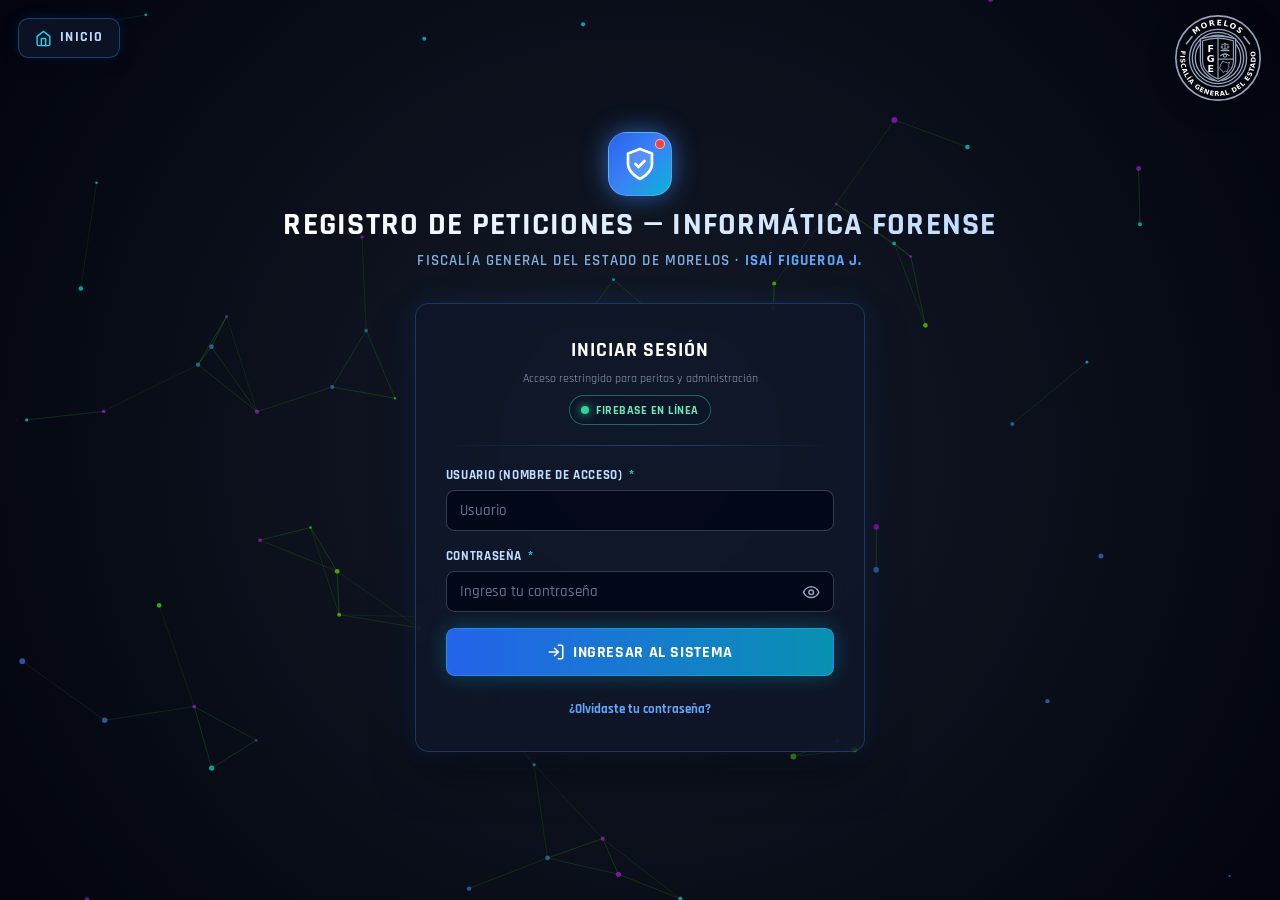
<file: index.html>
<!DOCTYPE html>
<html lang="es">
<head>
    <meta charset="UTF-8">
    <meta name="viewport" content="width=device-width, initial-scale=1.0">
    <meta name="description" content="Sistema de Registro de Peticiones de Informática Forense — Fiscalía General del Estado de Morelos.">
    <meta name="author" content="Isaí Figueroa J.">
    <title>Acceso — Registro de Peticiones Informática Forense | FGE Morelos</title>
    <link rel="icon" type="image/x-icon" href="https://isaifijer.com.mx/imagenes/favicon.ico">
    <link rel="manifest" href="manifest.webmanifest">
    <link rel="stylesheet" href="css/styles.css">
</head>
<body>
    <!-- Fondo animado de partículas idéntico al index.html de referencia -->
    <canvas id="network-canvas"></canvas>

    <!-- BOTÓN SUPERIOR IZQUIERDO: REGRESAR AL MENÚ PRINCIPAL -->
    <a href="../index.html" class="btn-inicio" title="Volver al Menú Principal">
        <svg class="svg-icon text-cyan" style="width: 1.25em; height: 1.25em;" viewBox="0 0 24 24">
            <path d="m3 9 9-7 9 7v11a2 2 0 0 1-2 2H5a2 2 0 0 1-2-2z"/>
            <polyline points="9 22 9 12 15 12 15 22"/>
        </svg>
        <span>Inicio</span>
    </a>

    <!-- LOGO SUPERIOR DERECHO: FISCALÍA GENERAL DEL ESTADO DE MORELOS (100% OFFLINE SVG) -->
    <div id="fgeLogoSlot" class="logo-fge" title="Fiscalía General del Estado de Morelos"></div>

    <main class="login-shell">
        <!-- ENCABEZADO IDÉNTICO -->
        <header class="page-header">
            <div class="header-icon-box">
                <svg style="width: 2.25rem; height: 2.25rem; color: #ffffff;" viewBox="0 0 24 24" fill="none" stroke="currentColor" stroke-width="1.8" stroke-linecap="round" stroke-linejoin="round">
                    <path d="M12 22s8-4 8-10V5l-8-3-8 3v7c0 6 8 10 8 10z" fill="rgba(255,255,255,0.14)"/>
                    <path d="M9 12l2 2 4-4"/>
                </svg>
                <span class="animate-ping" style="position:absolute; width:0.625rem; height:0.625rem; border-radius:9999px; top:6px; right:6px; background-color:#f87171;"></span>
                <span style="position:absolute; width:0.625rem; height:0.625rem; border-radius:9999px; top:6px; right:6px; background-color:#ef4444; border:1px solid rgba(255,255,255,0.6);"></span>
            </div>
            <h1 class="title-gradient">REGISTRO DE PETICIONES — INFORMÁTICA FORENSE</h1>
            <h2>
                Fiscalía General del Estado de Morelos ·
                <a class="u-link" href="http://www.isaifijer.com.mx" target="_blank" rel="noopener noreferrer">Isaí Figueroa J.</a>
            </h2>
        </header>

        <!-- TARJETA PRINCIPAL DE INICIO DE SESIÓN -->
        <section id="loginCard" class="glass-panel login-card animate-in">
            <div class="text-center">
                <h3 style="margin:0; font-size:1.25rem; letter-spacing:0.05em; text-transform:uppercase;">Iniciar Sesión</h3>
                <p class="text-xs text-muted mt-1" style="margin-bottom:0;">Acceso restringido para peritos y administración</p>
                <div class="flex justify-center mt-2">
                    <span id="connectionStatusPill" class="status-pill local">
                        <span class="dot"></span><span>Offline Local</span>
                    </span>
                </div>
            </div>

            <!-- Banner si ya hay sesión activa -->
            <div id="activeSessionBanner" class="info-box success hidden">
                <div class="flex flex-col gap-2">
                    <div>
                        Sesión activa como <strong id="activeSessionName"></strong>
                        (<span id="activeSessionRole" class="font-mono"></span>).
                    </div>
                    <div class="flex flex-wrap gap-2">
                        <a id="continueSessionBtn" href="dashboard.html" class="btn btn-sm btn-primary">Continuar</a>
                        <a id="goAdminQuickBtn" href="admin.html" class="btn btn-sm btn-secondary hidden">Panel Admin</a>
                        <button type="button" id="logoutQuickBtn" class="btn btn-sm btn-ghost">Cambiar de usuario</button>
                    </div>
                </div>
            </div>

            <div class="divider-line"></div>

            <form id="loginForm" class="flex flex-col gap-4" novalidate>
                <div class="form-group">
                    <label for="loginUsername" class="form-label">
                        <span>Usuario (Nombre de acceso) <span class="req-star">*</span></span>
                    </label>
                    <input type="text" id="loginUsername" class="form-control" placeholder="Usuario" autocomplete="username" required>
                </div>

                <div class="form-group">
                    <label for="loginPassword" class="form-label">
                        <span>Contraseña <span class="req-star">*</span></span>
                    </label>
                    <div class="input-with-action">
                        <input type="password" id="loginPassword" class="form-control" placeholder="Ingresa tu contraseña" autocomplete="current-password" required>
                        <button type="button" id="togglePwdBtn" class="input-action-btn" title="Mostrar / ocultar contraseña">
                            <svg class="svg-icon" viewBox="0 0 24 24">
                                <path d="M2 12s3-7 10-7 10 7 10 7-3 7-10 7-10-7-10-7Z"/>
                                <circle cx="12" cy="12" r="3"/>
                            </svg>
                        </button>
                    </div>
                </div>

                <div id="loginErrorBox" class="info-box danger hidden"></div>

                <button type="submit" id="loginSubmitBtn" class="btn btn-primary btn-lg w-full">
                    <svg class="svg-icon" viewBox="0 0 24 24">
                        <path d="M15 3h4a2 2 0 0 1 2 2v14a2 2 0 0 1-2 2h-4"/>
                        <polyline points="10 17 15 12 10 7"/>
                        <line x1="15" x2="3" y1="12" y2="12"/>
                    </svg>
                    <span>Ingresar al Sistema</span>
                </button>
            </form>

            <div class="flex items-center justify-center text-xs text-muted" style="padding-top: 0.25rem;">
                <button type="button" id="openForgotModalBtn" class="u-link" style="font-size:0.84rem;">
                    ¿Olvidaste tu contraseña?
                </button>
            </div>
        </section>

        <!-- TARJETA DE RESTABLECIMIENTO DE CONTRASEÑA POR ENLACE (MODO LOCAL OFFLINE) -->
        <section id="resetPasswordCard" class="glass-panel login-card animate-in hidden">
            <div>
                <span class="badge badge-amber mb-2">Restablecimiento de Contraseña</span>
                <h3 style="margin:0; font-size:1.25rem; text-transform:uppercase;">Ingresa tu Nueva Contraseña</h3>
                <p id="resetTargetInfo" class="text-sm text-muted mt-1" style="margin-bottom:0;"></p>
            </div>

            <div class="divider-line"></div>

            <form id="resetPasswordForm" class="flex flex-col gap-4" novalidate>
                <div class="form-group">
                    <label for="resetNewPwd" class="form-label">Nueva contraseña <span class="req-star">*</span></label>
                    <input type="password" id="resetNewPwd" class="form-control" placeholder="Mínimo 4 caracteres" required>
                </div>
                <div class="form-group">
                    <label for="resetConfirmPwd" class="form-label">Confirmar nueva contraseña <span class="req-star">*</span></label>
                    <input type="password" id="resetConfirmPwd" class="form-control" placeholder="Repite la nueva contraseña" required>
                </div>
                <div id="resetErrorBox" class="info-box danger hidden"></div>
                <button type="submit" class="btn btn-success btn-lg w-full">
                    Guardar Nueva Contraseña
                </button>
                <a href="index.html" class="btn btn-ghost w-full">Volver al Inicio de Sesión</a>
            </form>
        </section>
    </main>

    <!-- MODAL: RECUPERAR CONTRASEÑA -->
    <div id="forgotModal" class="modal-backdrop">
        <div class="glass-panel-strong modal-dialog modal-sm">
            <div class="modal-header">
                <h3 class="modal-title">Recuperar Contraseña</h3>
                <button type="button" class="modal-close" data-close-modal="forgotModal">&times;</button>
            </div>
            <div class="modal-body flex flex-col gap-3">
                <p class="text-sm text-muted" style="margin:0;">
                    Ingresa tu <strong>nombre de acceso</strong> o <strong>correo electrónico</strong> registrado.
                    Si el sistema está conectado a Firebase, recibirás un correo automático para capturar tu nueva contraseña.
                </p>
                <div class="form-group">
                    <label for="forgotIdentifier" class="form-label">Usuario o Correo Electrónico</label>
                    <input type="text" id="forgotIdentifier" class="form-control" placeholder="Ej. usuario o correo@fge.gob.mx">
                </div>
                <div id="forgotFeedback" class="info-box hidden"></div>
            </div>
            <div class="modal-footer">
                <button type="button" class="btn btn-ghost" data-close-modal="forgotModal">Cerrar</button>
                <button type="button" id="sendForgotBtn" class="btn btn-primary">Enviar Correo de Restablecimiento</button>
            </div>
        </div>
    </div>

    <!-- Notificación Toast 100% Offline -->
    <div id="toast" class="toast-box">
        <svg class="svg-icon text-cyan" viewBox="0 0 24 24">
            <path d="M22 11.08V12a10 10 0 1 1-5.93-9.14"/>
            <polyline points="22 4 12 14.01 9 11.01"/>
        </svg>
        <span id="toastMsg" class="text-sm font-bold"></span>
    </div>

    <!-- Librerías 100% Locales Offline (Sin dependencias de internet externo) -->
    <script src="vendor/firebase-app-compat.js"></script>
    <script src="vendor/firebase-auth-compat.js"></script>
    <script src="vendor/firebase-firestore-compat.js"></script>
    <script src="js/firebase-config.js"></script>
    <script src="js/seed-data.js"></script>
    <script src="js/ui-common.js"></script>
    <script src="js/db.js"></script>
    <script src="js/particles.js"></script>
    <script src="js/login.js"></script>
</body>
</html>
</file>
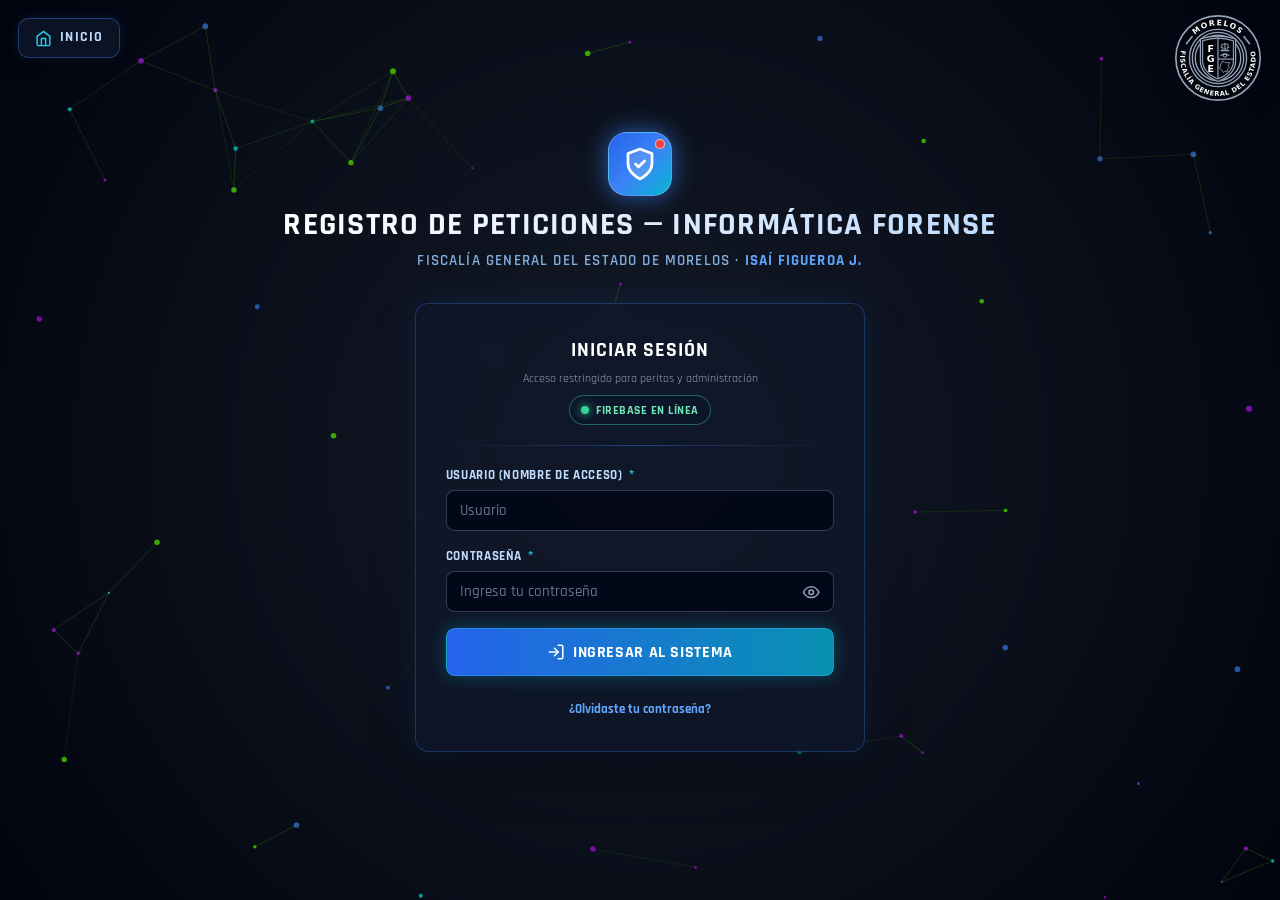
<file: admin.html>
<!DOCTYPE html>
<html lang="es">
<head>
    <meta charset="UTF-8">
    <meta name="viewport" content="width=device-width, initial-scale=1.0">
    <meta name="description" content="Panel Administrador — Sistema de Registro de Peticiones de Informática Forense FGE Morelos.">
    <meta name="author" content="Isaí Figueroa J.">
    <title>Panel Administrador — Registro Informática Forense | FGE Morelos</title>
    <link rel="icon" type="image/x-icon" href="https://isaifijer.com.mx/imagenes/favicon.ico">
    <link rel="manifest" href="manifest.webmanifest">
    <link rel="stylesheet" href="css/styles.css">
</head>
<body>
    <!-- Fondo animado de partículas idéntico al index.html de referencia -->
    <canvas id="network-canvas"></canvas>

    <!-- BOTÓN SUPERIOR IZQUIERDO: INICIO -->
    <a href="index.html" class="btn-inicio" title="Volver al Inicio / Acceso">
        <svg class="svg-icon text-cyan" style="width: 1.25em; height: 1.25em;" viewBox="0 0 24 24">
            <path d="m3 9 9-7 9 7v11a2 2 0 0 1-2 2H5a2 2 0 0 1-2-2z"/>
            <polyline points="9 22 9 12 15 12 15 22"/>
        </svg>
        <span>Inicio</span>
    </a>

    <!-- LOGO SUPERIOR DERECHO: FISCALÍA GENERAL DEL ESTADO DE MORELOS -->
    <div id="fgeLogoSlot" class="logo-fge" title="Fiscalía General del Estado de Morelos"></div>

    <main class="page-shell">
        <!-- ENCABEZADO INSTITUCIONAL -->
        <header class="page-header">
            <div class="header-icon-box">
                <svg style="width: 2.25rem; height: 2.25rem; color: #ffffff;" viewBox="0 0 24 24" fill="none" stroke="currentColor" stroke-width="1.8" stroke-linecap="round" stroke-linejoin="round">
                    <path d="M12 22s8-4 8-10V5l-8-3-8 3v7c0 6 8 10 8 10z" fill="rgba(255,255,255,0.16)"/>
                    <circle cx="12" cy="10" r="3"/>
                    <path d="M7.5 17a5 5 0 0 1 9 0"/>
                </svg>
                <span class="animate-ping" style="position:absolute; width:0.625rem; height:0.625rem; border-radius:9999px; top:6px; right:6px; background-color:#f87171;"></span>
                <span style="position:absolute; width:0.625rem; height:0.625rem; border-radius:9999px; top:6px; right:6px; background-color:#ef4444; border:1px solid rgba(255,255,255,0.6);"></span>
            </div>
            <h1 class="title-gradient">PANEL ADMINISTRADOR — INFORMÁTICA FORENSE</h1>
            <h2>
                Fiscalía General del Estado de Morelos ·
                <a class="u-link" href="http://www.isaifijer.com.mx" target="_blank" rel="noopener noreferrer">Isaí Figueroa J.</a>
            </h2>
        </header>

        <!-- BARRA SUPERIOR DEL ADMINISTRADOR -->
        <section class="glass-panel user-toolbar">
            <div class="user-identity">
                <img id="adminAvatar" src="" alt="Administrador" class="avatar-circle">
                <div>
                    <div class="flex items-center gap-2 flex-wrap">
                        <strong id="adminFullName" style="font-size:1.1rem;">Administrador</strong>
                        <span class="badge badge-amber">Administrador</span>
                        <span id="connectionStatusPill" class="status-pill local">
                            <span class="dot"></span><span>Offline Local</span>
                        </span>
                    </div>
                    <div id="adminSubInfo" class="text-xs text-muted font-mono">—</div>
                </div>
            </div>

            <div class="toolbar-actions">
                <button type="button" id="btnExportAllDBExcel" class="btn btn-success">
                    <svg class="svg-icon" viewBox="0 0 24 24"><path d="M21 15v4a2 2 0 0 1-2 2H5a2 2 0 0 1-2-2v-4"/><polyline points="7 10 12 15 17 10"/><line x1="12" y1="15" x2="12" y2="3"/></svg>
                    <span>Descargar BD Completa (Excel)</span>
                </button>
                <a href="dashboard.html" class="btn btn-primary">
                    <svg class="svg-icon" viewBox="0 0 24 24"><rect x="3" y="3" width="7" height="9" rx="1"/><rect x="14" y="3" width="7" height="5" rx="1"/><rect x="14" y="12" width="7" height="9" rx="1"/><rect x="3" y="16" width="7" height="5" rx="1"/></svg>
                    <span>Ir al Dashboard</span>
                </a>
                <button type="button" id="btnAdminProfile" class="btn btn-secondary btn-sm">Mi Perfil</button>
                <button type="button" id="btnAdminLogout" class="btn btn-danger btn-sm">Salir</button>
            </div>
        </section>

        <!-- KPI GLOBALES -->
        <section class="kpi-grid">
            <div class="kpi-card">
                <div>
                    <div class="kpi-label">Usuarios Registrados</div>
                    <div id="statUsersCount" class="kpi-value text-cyan">0</div>
                </div>
                <div class="kpi-icon" style="background:rgba(6,182,212,0.16); color:#22d3ee;">
                    <svg class="svg-icon" style="width:1.5rem;height:1.5rem;" viewBox="0 0 24 24"><path d="M17 21v-2a4 4 0 0 0-4-4H5a4 4 0 0 0-4 4v2"/><circle cx="9" cy="7" r="4"/><path d="M23 21v-2a4 4 0 0 0-3-3.87"/><path d="M16 3.13a4 4 0 0 1 0 7.75"/></svg>
                </div>
            </div>
            <div class="kpi-card">
                <div>
                    <div class="kpi-label">Total Registros BD</div>
                    <div id="statRecordsCount" class="kpi-value text-emerald">0</div>
                </div>
                <div class="kpi-icon" style="background:rgba(16,185,129,0.16); color:#34d399;">
                    <svg class="svg-icon" style="width:1.5rem;height:1.5rem;" viewBox="0 0 24 24"><ellipse cx="12" cy="5" rx="9" ry="3"/><path d="M21 12c0 1.66-4 3-9 3s-9-1.34-9-3"/><path d="M3 5v14c0 1.66 4 3 9 3s9-1.34 9-3V5"/></svg>
                </div>
            </div>
            <div id="kpiPendingCatalogsCard" class="kpi-card" style="cursor:pointer;" title="Clic para revisar, editar o aceptar nuevos campos en listados">
                <div>
                    <div class="kpi-label">Listados Pendientes</div>
                    <div id="statPendingCatalogs" class="kpi-value text-amber">0</div>
                </div>
                <div class="kpi-icon" style="background:rgba(245,158,11,0.16); color:#fbbf24;">
                    <svg class="svg-icon" style="width:1.5rem;height:1.5rem;" viewBox="0 0 24 24"><path d="M10.29 3.86 1.82 18a2 2 0 0 0 1.71 3h16.94a2 2 0 0 0 1.71-3L13.71 3.86a2 2 0 0 0-3.42 0z"/><line x1="12" y1="9" x2="12" y2="13"/><line x1="12" y1="17" x2="12.01" y2="17"/></svg>
                </div>
            </div>
            <div class="kpi-card">
                <div>
                    <div class="kpi-label">Cambios en Auditoría</div>
                    <div id="statAuditCount" class="kpi-value" style="color:#93c5fd;">0</div>
                </div>
                <div class="kpi-icon" style="background:rgba(59,130,246,0.18); color:#60a5fa;">
                    <svg class="svg-icon" style="width:1.5rem;height:1.5rem;" viewBox="0 0 24 24"><circle cx="12" cy="12" r="10"/><polyline points="12 6 12 12 16 14"/></svg>
                </div>
            </div>
        </section>

        <!-- ALERTA DESTACADA: NUEVOS CAMPOS EN LISTADOS PENDIENTES DE REVISAR / ACEPTAR -->
        <section id="pendingCatalogAlertBanner" class="glass-panel hidden" style="padding: 0.95rem 1.2rem; border-color: rgba(251,191,36,0.65); background: rgba(120,53,15,0.28);">
            <div class="flex items-center justify-between flex-wrap gap-3">
                <div class="flex items-center gap-3">
                    <svg class="svg-icon text-amber" style="width:1.5rem; height:1.5rem; flex-shrink:0;" viewBox="0 0 24 24">
                        <path d="M10.29 3.86 1.82 18a2 2 0 0 0 1.71 3h16.94a2 2 0 0 0 1.71-3L13.71 3.86a2 2 0 0 0-3.42 0z"/>
                        <line x1="12" y1="9" x2="12" y2="13"/>
                        <line x1="12" y1="17" x2="12.01" y2="17"/>
                    </svg>
                    <div>
                        <strong style="color:#fde68a; text-transform:uppercase; letter-spacing:0.04em;">Alerta de Nuevos Campos en Listados</strong>
                        <div id="pendingAlertBannerText" class="text-sm" style="color:#fef3c7;">Hay elementos nuevos pendientes de editar o aceptar.</div>
                    </div>
                </div>
                <div class="flex flex-wrap gap-2">
                    <button type="button" id="btnOpenPendingAlertModal" class="btn btn-warning btn-sm">Revisar / Aceptar ahora</button>
                    <button type="button" id="btnBannerGoCatalogs" class="btn btn-secondary btn-sm">Ir a Listados</button>
                </div>
            </div>
        </section>

        <!-- NAVEGACIÓN POR PESTAÑAS DEL ADMINISTRADOR -->
        <nav class="tabs-nav" role="tablist">
            <button type="button" class="tab-btn active" data-tab="tabUsers">
                <svg class="svg-icon" viewBox="0 0 24 24"><path d="M17 21v-2a4 4 0 0 0-4-4H5a4 4 0 0 0-4 4v2"/><circle cx="9" cy="7" r="4"/></svg>
                <span>Usuarios</span>
            </button>
            <button type="button" class="tab-btn" data-tab="tabCatalogs">
                <svg class="svg-icon" viewBox="0 0 24 24"><line x1="8" y1="6" x2="21" y2="6"/><line x1="8" y1="12" x2="21" y2="12"/><line x1="8" y1="18" x2="21" y2="18"/><line x1="3" y1="6" x2="3.01" y2="6"/><line x1="3" y1="12" x2="3.01" y2="12"/><line x1="3" y1="18" x2="3.01" y2="18"/></svg>
                <span>Listados (7 Catálogos)</span>
                <span id="tabPendingBadge" class="tab-badge hidden">0</span>
            </button>
            <button type="button" class="tab-btn" data-tab="tabReports">
                <svg class="svg-icon" viewBox="0 0 24 24"><line x1="18" y1="20" x2="18" y2="10"/><line x1="12" y1="20" x2="12" y2="4"/><line x1="6" y1="20" x2="6" y2="14"/></svg>
                <span>Informes y Gráficas</span>
            </button>
            <button type="button" class="tab-btn" data-tab="tabDatabase">
                <svg class="svg-icon" viewBox="0 0 24 24"><ellipse cx="12" cy="5" rx="9" ry="3"/><path d="M21 12c0 1.66-4 3-9 3s-9-1.34-9-3"/><path d="M3 5v14c0 1.66 4 3 9 3s9-1.34 9-3V5"/></svg>
                <span>Base de Datos e Historial</span>
            </button>
            <button type="button" class="tab-btn" data-tab="tabFirebase">
                <svg class="svg-icon" viewBox="0 0 24 24"><circle cx="12" cy="12" r="3"/><path d="M19.4 15a1.65 1.65 0 0 0 .33 1.82l.06.06a2 2 0 1 1-2.83 2.83l-.06-.06a1.65 1.65 0 0 0-1.82-.33 1.65 1.65 0 0 0-1 1.51V21a2 2 0 1 1-4 0v-.09A1.65 1.65 0 0 0 9 19.4a1.65 1.65 0 0 0-1.82.33l-.06.06a2 2 0 1 1-2.83-2.83l.06-.06a1.65 1.65 0 0 0 .33-1.82 1.65 1.65 0 0 0-1.51-1H3a2 2 0 1 1 0-4h.09A1.65 1.65 0 0 0 4.6 9a1.65 1.65 0 0 0-.33-1.82l-.06-.06a2 2 0 1 1 2.83-2.83l.06.06a1.65 1.65 0 0 0 1.82.33H9a1.65 1.65 0 0 0 1-1.51V3a2 2 0 1 1 4 0v.09a1.65 1.65 0 0 0 1 1.51 1.65 1.65 0 0 0 1.82-.33l.06-.06a2 2 0 1 1 2.83 2.83l-.06.06a1.65 1.65 0 0 0-.33 1.82V9c.26.6.85 1 1.51 1H21a2 2 0 1 1 0 4h-.09a1.65 1.65 0 0 0-1.51 1z"/></svg>
                <span>Firebase y Respaldos</span>
            </button>
        </nav>

        <!-- ==================================================================
             PESTAÑA 1: GESTIÓN DE USUARIOS
             ================================================================== -->
        <section id="tabUsers" class="tab-panel active">
            <div class="glass-panel controls-bar">
                <div>
                    <h3 style="margin:0; font-size:1.15rem; text-transform:uppercase;">Control de Usuarios</h3>
                    <p class="text-xs text-muted" style="margin:0.2rem 0 0 0;">
                        Las contraseñas están cifradas y ocultas. Usa el botón <strong>"Resetear Contraseña"</strong> para enviar un correo al usuario y que capture su nueva contraseña.
                    </p>
                </div>
                <button type="button" id="btnOpenNewUserModal" class="btn btn-primary">
                    <svg class="svg-icon" viewBox="0 0 24 24"><line x1="12" y1="5" x2="12" y2="19"/><line x1="5" y1="12" x2="19" y2="12"/></svg>
                    <span>Nuevo Usuario</span>
                </button>
            </div>

            <div id="usersGrid" class="users-grid"></div>
        </section>

        <!-- ==================================================================
             PESTAÑA 2: 7 LISTADOS DEL DASHBOARD + PENDIENTES DE AUTORIZACIÓN
             ================================================================== -->
        <section id="tabCatalogs" class="tab-panel">
            <!-- Bandeja de Pendientes -->
            <div id="pendingCatalogsCard" class="glass-panel hidden" style="padding: 1.15rem; border-color: rgba(251,191,36,0.5);">
                <div class="flex items-center justify-between flex-wrap gap-2 mb-3">
                    <div>
                        <h3 style="margin:0; font-size:1.1rem; color:#fde68a; text-transform:uppercase;">
                            Elementos Agregados Manualmente — Pendientes de Autorización
                        </h3>
                        <p class="text-xs text-muted" style="margin:0.15rem 0 0 0;">
                            Revisa, edita (si hay errores de ortografía) o autoriza estos valores capturados por los usuarios para incorporarlos oficialmente a las listas.
                        </p>
                    </div>
                </div>
                <div id="pendingCatalogsList" class="flex flex-col gap-2"></div>
            </div>

            <!-- Editor de los 7 Catálogos -->
            <div class="catalog-layout">
                <aside class="glass-panel" style="padding: 1rem;">
                    <div class="form-label mb-2">Campos en Forma de Lista</div>
                    <div id="catalogSidebarNav" class="catalog-sidebar"></div>
                </aside>

                <div class="glass-panel" style="padding: 1.2rem;">
                    <div class="flex items-center justify-between flex-wrap gap-2 mb-3">
                        <div>
                            <h3 id="activeCatalogTitle" style="margin:0; font-size:1.15rem; text-transform:uppercase;">Listado</h3>
                            <span id="activeCatalogCount" class="text-xs text-muted font-mono">0 elementos</span>
                        </div>
                        <div class="flex flex-wrap gap-2">
                            <input type="text" id="catalogSearchInput" class="form-control" style="width:220px;" placeholder="Filtrar lista...">
                        </div>
                    </div>

                    <form id="addCatalogItemForm" class="flex flex-wrap gap-2 mb-3">
                        <input type="text" id="newCatalogValueInput" class="form-control" style="flex:1 1 260px;" placeholder="Escribe un nuevo elemento para esta lista...">
                        <button type="submit" class="btn btn-primary">
                            <svg class="svg-icon" viewBox="0 0 24 24"><line x1="12" y1="5" x2="12" y2="19"/><line x1="5" y1="12" x2="19" y2="12"/></svg>
                            <span>Agregar a la Lista</span>
                        </button>
                    </form>

                    <div id="catalogItemsContainer" class="flex flex-col gap-2" style="max-height: 52vh; overflow-y: auto;"></div>
                </div>
            </div>
        </section>

        <!-- ==================================================================
             PESTAÑA 3: INFORMES Y GRÁFICAS DEL ADMINISTRADOR (INDIVIDUAL / SELECCIÓN / TODOS)
             ================================================================== -->
        <section id="tabReports" class="tab-panel">
            <div class="glass-panel" style="padding: 1.2rem; display:flex; flex-direction:column; gap:1rem;">
                <div class="flex flex-wrap items-center justify-between gap-3">
                    <div>
                        <h3 style="margin:0; font-size:1.15rem; text-transform:uppercase;">Informes y Gráficas Multiusuario</h3>
                        <p class="text-xs text-muted" style="margin:0.2rem 0 0 0;">
                            Como administrador puedes generar informes de <strong>todos los usuarios</strong>, de <strong>un solo usuario</strong> o de <strong>una selección específica</strong> y exportarlos con gráficas a Excel.
                        </p>
                    </div>
                    <button type="button" id="btnAdminExportReportExcel" class="btn btn-success">
                        <svg class="svg-icon" viewBox="0 0 24 24"><path d="M21 15v4a2 2 0 0 1-2 2H5a2 2 0 0 1-2-2v-4"/><polyline points="7 10 12 15 17 10"/><line x1="12" y1="15" x2="12" y2="3"/></svg>
                        <span>Exportar Informe + Gráficas (.xlsx)</span>
                    </button>
                </div>

                <div class="form-grid-3">
                    <div class="form-group">
                        <label class="form-label" for="adminRepScopeMode">Alcance del Informe</label>
                        <select id="adminRepScopeMode" class="form-control">
                            <option value="all">Todos los usuarios</option>
                            <option value="single">Un usuario individual</option>
                            <option value="selected">Solo algunos usuarios seleccionados</option>
                        </select>
                    </div>
                    <div class="form-group">
                        <label class="form-label" for="adminRepDateFrom">Fecha Ingreso Desde</label>
                        <input type="date" id="adminRepDateFrom" class="form-control">
                    </div>
                    <div class="form-group">
                        <label class="form-label" for="adminRepDateTo">Fecha Ingreso Hasta</label>
                        <input type="date" id="adminRepDateTo" class="form-control">
                    </div>
                </div>

                <!-- Selector Individual -->
                <div id="adminRepSingleBox" class="form-group hidden">
                    <label class="form-label" for="adminRepSingleUserSelect">Selecciona el Usuario</label>
                    <select id="adminRepSingleUserSelect" class="form-control" style="max-width:420px;"></select>
                </div>

                <!-- Selector Múltiple -->
                <div id="adminRepMultiBox" class="form-group hidden">
                    <div class="flex items-center justify-between">
                        <label class="form-label">Selecciona los Usuarios a Incluir</label>
                        <div class="flex gap-2">
                            <button type="button" id="btnSelectAllUsersRep" class="btn btn-ghost btn-sm">Marcar todos</button>
                            <button type="button" id="btnClearAllUsersRep" class="btn btn-ghost btn-sm">Desmarcar</button>
                        </div>
                    </div>
                    <div id="adminRepMultiCheckboxes" class="user-checklist"></div>
                </div>

                <!-- Columnas / Gráficas -->
                <div class="form-group">
                    <label class="form-label">Columnas / Gráficas a Generar</label>
                    <div id="adminRepDimsCheckboxes" class="user-checklist"></div>
                </div>
            </div>

            <div id="adminReportKpis" class="kpi-grid"></div>
            <div id="adminReportChartsGrid" class="charts-grid"></div>
        </section>

        <!-- ==================================================================
             PESTAÑA 4: BASE DE DATOS GLOBAL E HISTORIAL DE CAMBIOS
             ================================================================== -->
        <section id="tabDatabase" class="tab-panel">
            <div class="glass-panel controls-bar">
                <div class="filters-group">
                    <div class="search-box">
                        <svg class="svg-icon search-icon" viewBox="0 0 24 24"><circle cx="11" cy="11" r="8"/><line x1="21" y1="21" x2="16.65" y2="16.65"/></svg>
                        <input type="text" id="adminDbSearch" class="form-control" placeholder="Buscar en toda la base de datos...">
                    </div>
                    <select id="adminDbUserFilter" class="form-control" style="width:auto; min-width:200px;">
                        <option value="">Todos los usuarios</option>
                    </select>
                </div>
                <div class="flex flex-wrap gap-2">
                    <button type="button" id="btnExportDbTabExcel" class="btn btn-success btn-sm">
                        Descargar Toda la BD en Excel (.xlsx)
                    </button>
                </div>
            </div>

            <div class="glass-panel" style="padding: 1rem;">
                <h4 style="margin:0 0 0.75rem 0; text-transform:uppercase; color:#bfdbfe;">Registros Globales de Todos los Usuarios</h4>
                <div class="table-container" style="max-height: 44vh; overflow-y: auto;">
                    <table class="data-table">
                        <thead>
                            <tr>
                                <th style="text-align:center;">NUM</th>
                                <th>LLAMADO</th>
                                <th>PERITO</th>
                                <th>FECHA INGRESO</th>
                                <th>CARPETA</th>
                                <th>FISCALÍA</th>
                                <th>MINISTERIO PÚBLICO</th>
                                <th>PERICIAL SOLICITA</th>
                                <th>EVIDENCIA</th>
                                <th>ENTREGA DICT.</th>
                                <th>RECEPTOR</th>
                                <th>QUÉ SE ENTREGÓ</th>
                                <th>OBSERVACIONES</th>
                                <th>FECHA ENT. EVID.</th>
                                <th>CUSTODIO / AIC</th>
                                <th>CAPTURÓ</th>
                                <th>CAMBIOS</th>
                            </tr>
                        </thead>
                        <tbody id="adminDbTableBody"></tbody>
                    </table>
                </div>
            </div>

            <div class="glass-panel" style="padding: 1.15rem;">
                <div class="flex items-center justify-between flex-wrap gap-2 mb-3">
                    <h4 style="margin:0; text-transform:uppercase; color:#fde68a;">Historial Global de Cambios (Auditoría Inmutable)</h4>
                    <span id="adminAuditTotalLabel" class="text-xs text-muted font-mono">0 eventos</span>
                </div>
                <div class="table-container" style="max-height: 40vh; overflow-y: auto;">
                    <table class="data-table compact">
                        <thead>
                            <tr>
                                <th style="text-align:center;">FOLIO</th>
                                <th>ACCIÓN</th>
                                <th>CAMPO</th>
                                <th>VALOR ANTERIOR</th>
                                <th>VALOR NUEVO</th>
                                <th>MOTIVO</th>
                                <th>EDITADO POR</th>
                                <th>FECHA Y HORA</th>
                            </tr>
                        </thead>
                        <tbody id="adminAuditTableBody"></tbody>
                    </table>
                </div>
            </div>
        </section>

        <!-- ==================================================================
             PESTAÑA 5: CONFIGURACIÓN DE FIREBASE Y RESPALDOS OFFLINE
             ================================================================== -->
        <section id="tabFirebase" class="tab-panel">
            <div class="form-grid-2">
                <div class="glass-panel" style="padding: 1.25rem; display:flex; flex-direction:column; gap:0.9rem;">
                    <h3 style="margin:0; font-size:1.12rem; text-transform:uppercase; color:#67e8f9;">Conexión con Firebase (Nube + Caché Offline)</h3>
                    <p class="text-sm text-muted" style="margin:0;">
                        Pega aquí los valores de tu App Web de <strong>Firebase</strong> (o edita <code>js/firebase-config.js</code>) para activar
                        sincronización multiusuario en tiempo real, persistencia offline de Firestore y envío automático de correos de restablecimiento de contraseña.
                    </p>
                    <form id="firebaseConfigForm" class="flex flex-col gap-3">
                        <div class="form-group">
                            <label class="form-label" for="fbApiKey">apiKey</label>
                            <input type="text" id="fbApiKey" class="form-control font-mono" placeholder="AIzaSy...">
                        </div>
                        <div class="form-group">
                            <label class="form-label" for="fbAuthDomain">authDomain</label>
                            <input type="text" id="fbAuthDomain" class="form-control font-mono" placeholder="tu-proyecto.firebaseapp.com">
                        </div>
                        <div class="form-group">
                            <label class="form-label" for="fbProjectId">projectId</label>
                            <input type="text" id="fbProjectId" class="form-control font-mono" placeholder="tu-proyecto-id">
                        </div>
                        <div class="form-group">
                            <label class="form-label" for="fbStorageBucket">storageBucket</label>
                            <input type="text" id="fbStorageBucket" class="form-control font-mono" placeholder="tu-proyecto.appspot.com">
                        </div>
                        <div class="form-group">
                            <label class="form-label" for="fbMessagingSenderId">messagingSenderId</label>
                            <input type="text" id="fbMessagingSenderId" class="form-control font-mono" placeholder="123456789012">
                        </div>
                        <div class="form-group">
                            <label class="form-label" for="fbAppId">appId</label>
                            <input type="text" id="fbAppId" class="form-control font-mono" placeholder="1:123456:web:abcdef">
                        </div>
                        <div class="flex flex-wrap gap-2 mt-1">
                            <button type="submit" class="btn btn-primary">Guardar Configuración y Recargar</button>
                            <button type="button" id="btnResetFirebaseCfg" class="btn btn-ghost">Volver a Modo Local Offline</button>
                        </div>
                    </form>
                </div>

                <div class="glass-panel" style="padding: 1.25rem; display:flex; flex-direction:column; gap:1rem;">
                    <h3 style="margin:0; font-size:1.12rem; text-transform:uppercase; color:#6ee7b7;">Utilidades y Respaldos</h3>
                    <div class="info-box">
                        <strong>Datos Base de LIBRO_INFORMATICA.xlsx:</strong><br>
                        Los 7 catálogos oficiales ya fueron precargados automáticamente. Si deseas probar reportes, gráficas y descargas de Excel de inmediato, puedes cargar opcionalmente los 25 registros de ejemplo de tu archivo Excel.
                    </div>
                    <button type="button" id="btnImportSampleData" class="btn btn-secondary">
                        Cargar 25 Registros de Muestra (LIBRO_INFORMATICA.xlsx)
                    </button>

                    <div class="divider-line"></div>

                    <div class="info-box success">
                        <strong>Respaldo Offline (.json):</strong><br>
                        Descarga una copia completa de usuarios (sin contraseñas), catálogos, registros e historial de cambios en formato JSON para resguardo local.
                    </div>
                    <button type="button" id="btnExportJsonBackup" class="btn btn-success">
                        Descargar Respaldo Completo (.json)
                    </button>

                    <div class="divider-line"></div>

                    <div class="text-xs text-muted">
                        Consulta el archivo <code>README_FIREBASE.md</code> y <code>firestore.rules</code> incluidos en la carpeta del proyecto para configurar paso a paso Firebase Auth y Cloud Firestore.
                    </div>
                </div>
            </div>
        </section>
    </main>

    <!-- ======================================================================
         MODAL: CREAR / EDITAR USUARIO (CONTRASEÑA NUNCA VISIBLE AL EDITAR)
         ====================================================================== -->
    <div id="userModal" class="modal-backdrop">
        <div class="glass-panel-strong modal-dialog modal-sm">
            <div class="modal-header">
                <h3 class="modal-title" id="userModalTitle">Nuevo Usuario</h3>
                <button type="button" class="modal-close" data-close-modal="userModal">&times;</button>
            </div>
            <form id="userForm" class="modal-body flex flex-col gap-3">
                <input type="hidden" id="usrEditId">

                <div class="flex flex-col items-center gap-2">
                    <img id="usrPhotoPreview" src="" alt="Foto usuario" class="avatar-lg">
                    <label class="btn btn-secondary btn-sm" style="cursor:pointer;">
                        <span>Subir Fotografía</span>
                        <input type="file" id="usrPhotoInput" accept="image/*" class="hidden">
                    </label>
                </div>

                <div class="form-group">
                    <label class="form-label" for="usrFullName">Nombre Completo <span class="req-star">*</span></label>
                    <input type="text" id="usrFullName" class="form-control" placeholder="nombre completo" required>
                </div>
                <div class="form-group">
                    <label class="form-label" for="usrAlias">Alias <span class="req-star">*</span></label>
                    <input type="text" id="usrAlias" class="form-control" placeholder="Alias (se mostrará en PERITO)" required>
                </div>
                <div class="form-group">
                    <label class="form-label" for="usrUsername">Nombre de Acceso (Usuario) <span class="req-star">*</span></label>
                    <input type="text" id="usrUsername" class="form-control font-mono" placeholder="ifijer" required>
                </div>
                <div class="form-group">
                    <label class="form-label" for="usrEmail">Correo Electrónico <span class="req-star">*</span></label>
                    <input type="email" id="usrEmail" class="form-control" placeholder="usuario@correo.com" required>
                </div>

                <!-- Contraseña inicial SOLO al crear usuario; jamás visible después -->
                <div id="usrPasswordWrap" class="form-group">
                    <label class="form-label" for="usrPassword">Contraseña Inicial <span class="req-star">*</span></label>
                    <input type="password" id="usrPassword" class="form-control" placeholder="Se cifrará automáticamente (no visible después)">
                    <span class="form-hint">Una vez creado el usuario, nunca podrás ver su contraseña. Solo podrás resetearla por correo.</span>
                </div>

                <div id="usrActiveWrap" class="form-group hidden">
                    <label class="flex items-center gap-2 text-sm" style="cursor:pointer;">
                        <input type="checkbox" id="usrActiveCheck" checked style="width:1rem;height:1rem;accent-color:#22d3ee;">
                        <span>Cuenta Activa (permitir inicio de sesión)</span>
                    </label>
                </div>

                <div id="userFormError" class="info-box danger hidden"></div>
            </form>
            <div class="modal-footer">
                <button type="button" class="btn btn-ghost" data-close-modal="userModal">Cancelar</button>
                <button type="button" id="btnSaveUser" class="btn btn-primary">Guardar Usuario</button>
            </div>
        </div>
    </div>

    <!-- ======================================================================
         MODAL: RESULTADO DE RESETEO DE CONTRASEÑA POR CORREO
         ====================================================================== -->
    <div id="resetResultModal" class="modal-backdrop">
        <div class="glass-panel-strong modal-dialog modal-sm">
            <div class="modal-header">
                <h3 class="modal-title">Reseteo de Contraseña</h3>
                <button type="button" class="modal-close" data-close-modal="resetResultModal">&times;</button>
            </div>
            <div class="modal-body flex flex-col gap-3" id="resetResultBody"></div>
            <div class="modal-footer">
                <button type="button" class="btn btn-secondary" data-close-modal="resetResultModal">Cerrar</button>
            </div>
        </div>
    </div>

    <!-- ======================================================================
         MODAL: ALERTA DE NUEVO CAMPO EN LISTADO (EDITAR / ACEPTAR)
         ====================================================================== -->
    <div id="pendingCatalogAlertModal" class="modal-backdrop">
        <div class="glass-panel-strong modal-dialog">
            <div class="modal-header">
                <h3 class="modal-title">
                    <svg class="svg-icon text-amber" viewBox="0 0 24 24">
                        <path d="M10.29 3.86 1.82 18a2 2 0 0 0 1.71 3h16.94a2 2 0 0 0 1.71-3L13.71 3.86a2 2 0 0 0-3.42 0z"/>
                        <line x1="12" y1="9" x2="12" y2="13"/>
                        <line x1="12" y1="17" x2="12.01" y2="17"/>
                    </svg>
                    <span>Alerta: Nuevo Campo en Listado</span>
                </h3>
                <button type="button" class="modal-close" data-close-modal="pendingCatalogAlertModal">&times;</button>
            </div>
            <div class="modal-body flex flex-col gap-3">
                <div class="info-box warning">
                    Se detectó un nuevo valor agregado a los listados del sistema.
                    Puedes <strong>Aceptar</strong> el campo tal como fue capturado, <strong>Editar y Aceptar</strong> para corregir ortografía (propagándolo a los registros), o <strong>Rechazar</strong>.
                </div>
                <div id="pendingAlertList" class="flex flex-col gap-2" style="max-height: 52vh; overflow-y: auto;"></div>
            </div>
            <div class="modal-footer">
                <button type="button" id="btnAlertGoCatalogsTab" class="btn btn-secondary">Ir a Listados</button>
                <button type="button" class="btn btn-ghost" data-close-modal="pendingCatalogAlertModal">Revisar después</button>
            </div>
        </div>
    </div>

    <!-- ======================================================================
         MODAL: EDITAR / AUTORIZAR ELEMENTO DE CATÁLOGO
         ====================================================================== -->
    <div id="catalogEditModal" class="modal-backdrop">
        <div class="glass-panel-strong modal-dialog modal-sm">
            <div class="modal-header">
                <h3 class="modal-title" id="catEditModalTitle">Editar y Autorizar Elemento</h3>
                <button type="button" class="modal-close" data-close-modal="catalogEditModal">&times;</button>
            </div>
            <div class="modal-body flex flex-col gap-3">
                <input type="hidden" id="catEditId">
                <div class="form-group">
                    <label class="form-label" for="catEditValue">Texto Oficial para el Listado</label>
                    <input type="text" id="catEditValue" class="form-control">
                </div>
                <label class="flex items-center gap-2 text-sm" style="cursor:pointer;">
                    <input type="checkbox" id="catPropagateCheck" checked style="width:1rem;height:1rem;accent-color:#22d3ee;">
                    <span>Actualizar también los registros existentes que usaron el texto anterior</span>
                </label>
            </div>
            <div class="modal-footer">
                <button type="button" class="btn btn-ghost" data-close-modal="catalogEditModal">Cancelar</button>
                <button type="button" id="btnConfirmCatalogEdit" class="btn btn-success">Guardar y Autorizar</button>
            </div>
        </div>
    </div>

    <!-- ======================================================================
         MODAL: MI PERFIL DEL ADMINISTRADOR
         ====================================================================== -->
    <div id="adminProfileModal" class="modal-backdrop">
        <div class="glass-panel-strong modal-dialog modal-sm">
            <div class="modal-header">
                <h3 class="modal-title">Mi Perfil (Administrador)</h3>
                <button type="button" class="modal-close" data-close-modal="adminProfileModal">&times;</button>
            </div>
            <div class="modal-body flex flex-col gap-4">
                <div class="flex flex-col items-center gap-3">
                    <img id="admProfAvatarPreview" src="" alt="Foto Admin" class="avatar-lg">
                    <label class="btn btn-secondary btn-sm" style="cursor:pointer;">
                        <span>Cambiar Fotografía</span>
                        <input type="file" id="admProfPhotoInput" accept="image/*" class="hidden">
                    </label>
                </div>
                <div class="divider-line"></div>
                <form id="admProfPwdForm" class="flex flex-col gap-3">
                    <strong class="text-sm" style="text-transform:uppercase; color:#bfdbfe;">Cambiar Contraseña</strong>
                    <div class="form-group">
                        <label class="form-label" for="admCurPwd">Contraseña actual</label>
                        <input type="password" id="admCurPwd" class="form-control" required>
                    </div>
                    <div class="form-group">
                        <label class="form-label" for="admNewPwd">Nueva contraseña</label>
                        <input type="password" id="admNewPwd" class="form-control" required>
                    </div>
                    <div class="form-group">
                        <label class="form-label" for="admConfPwd">Confirmar nueva contraseña</label>
                        <input type="password" id="admConfPwd" class="form-control" required>
                    </div>
                    <div id="admPwdMsg" class="info-box hidden"></div>
                    <button type="submit" class="btn btn-primary w-full">Actualizar Contraseña</button>
                </form>
            </div>
            <div class="modal-footer">
                <button type="button" class="btn btn-ghost" data-close-modal="adminProfileModal">Cerrar</button>
            </div>
        </div>
    </div>

    <!-- Notificación Toast -->
    <div id="toast" class="toast-box">
        <svg class="svg-icon text-cyan" viewBox="0 0 24 24">
            <path d="M22 11.08V12a10 10 0 1 1-5.93-9.14"/>
            <polyline points="22 4 12 14.01 9 11.01"/>
        </svg>
        <span id="toastMsg" class="text-sm font-bold"></span>
    </div>

    <!-- Librerías 100% Locales Offline -->
    <script src="vendor/firebase-app-compat.js"></script>
    <script src="vendor/firebase-auth-compat.js"></script>
    <script src="vendor/firebase-firestore-compat.js"></script>
    <script src="vendor/chart.umd.min.js"></script>
    <script src="vendor/exceljs.min.js"></script>
    <script src="js/firebase-config.js"></script>
    <script src="js/seed-data.js"></script>
    <script src="js/ui-common.js"></script>
    <script src="js/db.js"></script>
    <script src="js/charts.js"></script>
    <script src="js/excel-export.js"></script>
    <script src="js/particles.js"></script>
    <script src="js/admin.js"></script>
</body>
</html>
</file>
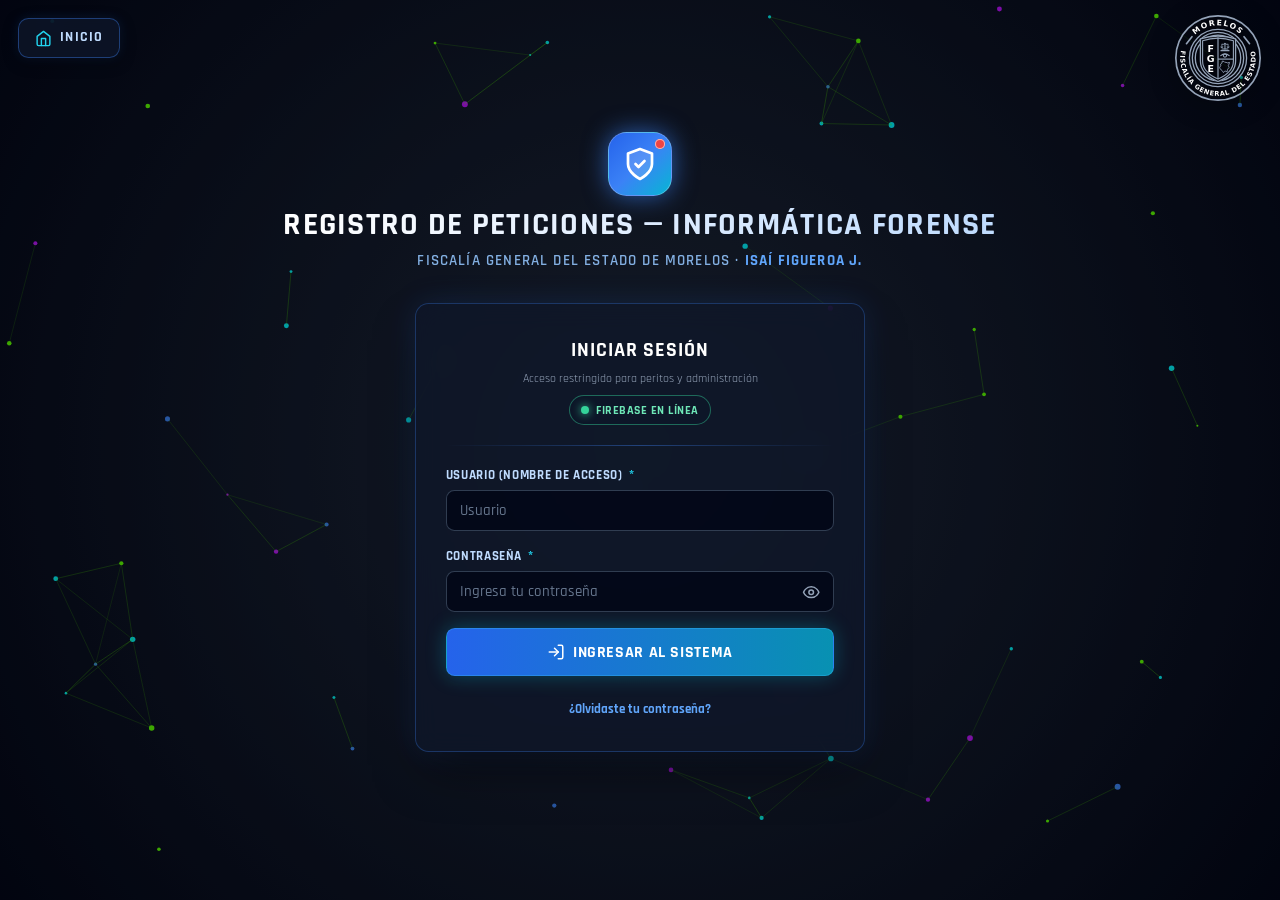
<file: dashboard.html>
<!DOCTYPE html>
<html lang="es">
<head>
    <meta charset="UTF-8">
    <meta name="viewport" content="width=device-width, initial-scale=1.0">
    <meta name="description" content="Dashboard de Registro de Peticiones de Informática Forense — FGE Morelos.">
    <meta name="author" content="Isaí Figueroa J.">
    <title>Dashboard — Registro de Peticiones Informática Forense | FGE Morelos</title>
    <link rel="icon" type="image/x-icon" href="https://isaifijer.com.mx/imagenes/favicon.ico">
    <link rel="manifest" href="manifest.webmanifest">
    <link rel="stylesheet" href="css/styles.css">
</head>
<body>
    <!-- Fondo animado de partículas idéntico al index.html de referencia -->
    <canvas id="network-canvas"></canvas>

    <!-- BOTÓN SUPERIOR IZQUIERDO: INICIO -->
    <a href="index.html" class="btn-inicio" title="Volver al Inicio / Acceso">
        <svg class="svg-icon text-cyan" style="width: 1.25em; height: 1.25em;" viewBox="0 0 24 24">
            <path d="m3 9 9-7 9 7v11a2 2 0 0 1-2 2H5a2 2 0 0 1-2-2z"/>
            <polyline points="9 22 9 12 15 12 15 22"/>
        </svg>
        <span>Inicio</span>
    </a>

    <!-- LOGO SUPERIOR DERECHO: FISCALÍA GENERAL DEL ESTADO DE MORELOS -->
    <div id="fgeLogoSlot" class="logo-fge" title="Fiscalía General del Estado de Morelos"></div>

    <main class="page-shell">
        <!-- ENCABEZADO INSTITUCIONAL -->
        <header class="page-header">
            <div class="header-icon-box">
                <svg style="width: 2.25rem; height: 2.25rem; color: #ffffff;" viewBox="0 0 24 24" fill="none" stroke="currentColor" stroke-width="1.8" stroke-linecap="round" stroke-linejoin="round">
                    <rect x="3" y="3" width="7" height="9" rx="1" fill="rgba(255,255,255,0.16)"/>
                    <rect x="14" y="3" width="7" height="5" rx="1" fill="rgba(255,255,255,0.16)"/>
                    <rect x="14" y="12" width="7" height="9" rx="1" fill="rgba(255,255,255,0.16)"/>
                    <rect x="3" y="16" width="7" height="5" rx="1" fill="rgba(255,255,255,0.16)"/>
                </svg>
                <span class="animate-ping" style="position:absolute; width:0.625rem; height:0.625rem; border-radius:9999px; top:6px; right:6px; background-color:#f87171;"></span>
                <span style="position:absolute; width:0.625rem; height:0.625rem; border-radius:9999px; top:6px; right:6px; background-color:#ef4444; border:1px solid rgba(255,255,255,0.6);"></span>
            </div>
            <h1 class="title-gradient">DASHBOARD — REGISTRO DE PETICIONES INFORMÁTICA</h1>
            <h2>
                Fiscalía General del Estado de Morelos ·
                <a class="u-link" href="http://www.isaifijer.com.mx" target="_blank" rel="noopener noreferrer">Isaí Figueroa J.</a>
            </h2>
        </header>

        <!-- BARRA DE USUARIO Y ACCIONES PRINCIPALES -->
        <section class="glass-panel user-toolbar">
            <div class="user-identity">
                <img id="navUserAvatar" src="" alt="Fotografía de perfil" class="avatar-circle">
                <div>
                    <div class="flex items-center gap-2 flex-wrap">
                        <strong id="navUserFullName" style="font-size:1.1rem;">Cargando...</strong>
                        <span id="navUserRoleBadge" class="badge badge-cyan">Usuario</span>
                        <span id="connectionStatusPill" class="status-pill local">
                            <span class="dot"></span><span>Offline Local</span>
                        </span>
                    </div>
                    <div class="text-xs text-muted font-mono" id="navUserSub">—</div>
                </div>
            </div>

            <div class="toolbar-actions">
                <button type="button" id="btnOpenAddModal" class="btn btn-primary">
                    <svg class="svg-icon" viewBox="0 0 24 24"><line x1="12" y1="5" x2="12" y2="19"/><line x1="5" y1="12" x2="19" y2="12"/></svg>
                    <span>AGREGAR</span>
                </button>
                <button type="button" id="btnOpenReportModal" class="btn btn-success">
                    <svg class="svg-icon" viewBox="0 0 24 24"><line x1="18" y1="20" x2="18" y2="10"/><line x1="12" y1="20" x2="12" y2="4"/><line x1="6" y1="20" x2="6" y2="14"/></svg>
                    <span>Mi Informe y Gráficas</span>
                </button>
                <button type="button" id="btnOpenProfileModal" class="btn btn-secondary">
                    <svg class="svg-icon" viewBox="0 0 24 24"><path d="M20 21v-2a4 4 0 0 0-4-4H8a4 4 0 0 0-4 4v2"/><circle cx="12" cy="7" r="4"/></svg>
                    <span>Mi Perfil</span>
                </button>
                <a href="admin.html" id="btnGoAdmin" class="btn btn-warning hidden">
                    <svg class="svg-icon" viewBox="0 0 24 24"><path d="M12 22s8-4 8-10V5l-8-3-8 3v7c0 6 8 10 8 10z"/></svg>
                    <span>Panel Admin</span>
                </a>
                <button type="button" id="btnLogout" class="btn btn-danger btn-sm">
                    <svg class="svg-icon" viewBox="0 0 24 24"><path d="M9 21H5a2 2 0 0 1-2-2V5a2 2 0 0 1 2-2h4"/><polyline points="16 17 21 12 16 7"/><line x1="21" y1="12" x2="9" y2="12"/></svg>
                    <span>Salir</span>
                </button>
            </div>
        </section>

        <!-- TARJETAS KPI RESUMEN -->
        <section class="kpi-grid kpi-grid-5">
            <div class="kpi-card">
                <div>
                    <div class="kpi-label">Registros en Vista</div>
                    <div id="kpiTotal" class="kpi-value text-cyan">0</div>
                </div>
                <div class="kpi-icon" style="background:rgba(6,182,212,0.16); color:#22d3ee;">
                    <svg class="svg-icon" style="width:1.5rem;height:1.5rem;" viewBox="0 0 24 24"><path d="M14 2H6a2 2 0 0 0-2 2v16a2 2 0 0 0 2 2h12a2 2 0 0 0 2-2V8z"/><polyline points="14 2 14 8 20 8"/></svg>
                </div>
            </div>
            <div class="kpi-card">
                <div>
                    <div class="kpi-label">Dictámenes</div>
                    <div id="kpiDictamenes" class="kpi-value text-emerald">0</div>
                </div>
                <div class="kpi-icon" style="background:rgba(16,185,129,0.16); color:#34d399;">
                    <svg class="svg-icon" style="width:1.5rem;height:1.5rem;" viewBox="0 0 24 24"><path d="M22 11.08V12a10 10 0 1 1-5.93-9.14"/><polyline points="22 4 12 14.01 9 11.01"/></svg>
                </div>
            </div>
            <div class="kpi-card">
                <div>
                    <div class="kpi-label">Informes</div>
                    <div id="kpiInformes" class="kpi-value" style="color:#a78bfa;">0</div>
                </div>
                <div class="kpi-icon" style="background:rgba(139,92,246,0.18); color:#a78bfa;">
                    <svg class="svg-icon" style="width:1.5rem;height:1.5rem;" viewBox="0 0 24 24"><path d="M14 2H6a2 2 0 0 0-2 2v16a2 2 0 0 0 2 2h12a2 2 0 0 0 2-2V8z"/><polyline points="14 2 14 8 20 8"/><line x1="16" y1="13" x2="8" y2="13"/><line x1="16" y1="17" x2="8" y2="17"/></svg>
                </div>
            </div>
            <div class="kpi-card">
                <div>
                    <div class="kpi-label">Pendientes</div>
                    <div id="kpiPendientes" class="kpi-value text-amber">0</div>
                </div>
                <div class="kpi-icon" style="background:rgba(245,158,11,0.16); color:#fbbf24;">
                    <svg class="svg-icon" style="width:1.5rem;height:1.5rem;" viewBox="0 0 24 24"><circle cx="12" cy="12" r="10"/><polyline points="12 6 12 12 16 14"/></svg>
                </div>
            </div>
            <div class="kpi-card">
                <div>
                    <div class="kpi-label">Entrega Evid. Pendiente</div>
                    <div id="kpiSinEvidenciaEntrega" class="kpi-value" style="color:#93c5fd;">0</div>
                </div>
                <div class="kpi-icon" style="background:rgba(59,130,246,0.18); color:#60a5fa;">
                    <svg class="svg-icon" style="width:1.5rem;height:1.5rem;" viewBox="0 0 24 24"><rect x="3" y="11" width="18" height="11" rx="2" ry="2"/><path d="M7 11V7a5 5 0 0 1 10 0v4"/></svg>
                </div>
            </div>
        </section>

        <!-- BARRA DE CONTROL: SWITCH MIS REGISTROS / TODOS LOS USUARIOS + FILTROS -->
        <section class="glass-panel controls-bar">
            <div class="filters-group">
                <label class="toggle-switch-wrap" title="Vista principal: tus registros. Activa para ver el contenido de todos los usuarios.">
                    <input type="checkbox" id="toggleShowAllUsers">
                    <span class="switch-track"></span>
                    <span class="text-sm font-bold" id="toggleScopeLabel">Vista: Mis Registros</span>
                </label>

                <div class="search-box">
                    <svg class="svg-icon search-icon" viewBox="0 0 24 24"><circle cx="11" cy="11" r="8"/><line x1="21" y1="21" x2="16.65" y2="16.65"/></svg>
                    <input type="text" id="filterSearch" class="form-control" placeholder="Buscar folio, llamado, carpeta, MP, perito...">
                </div>

                <select id="filterFiscalia" class="form-control" style="width:auto; min-width:175px;">
                    <option value="">Todas las Fiscalías</option>
                </select>

                <select id="filterEvidencia" class="form-control" style="width:auto; min-width:130px;">
                    <option value="">Evidencia: Todas</option>
                </select>

                <select id="filterEntrega" class="form-control" style="width:auto; min-width:155px;">
                    <option value="">Entrega: Todas</option>
                </select>

                <button type="button" id="btnClearFilters" class="btn btn-ghost btn-sm">Limpiar</button>
            </div>

            <div class="text-xs text-muted font-mono" id="tableCountInfo">0 registros</div>
        </section>

        <!-- TABLA PRINCIPAL DE REGISTROS (NUEVOS SIEMPRE HASTA ARRIBA) -->
        <section class="glass-panel" style="padding: 1rem;">
            <div class="table-container" style="max-height: 64vh; overflow-y: auto;">
                <table class="data-table">
                    <thead>
                        <tr>
                            <th style="text-align:center;">NUM</th>
                            <th>LLAMADO</th>
                            <th>PERITO</th>
                            <th>FECHA INGRESO</th>
                            <th>CARPETA DE INVESTIGACIÓN</th>
                            <th>FISCALÍA</th>
                            <th>MINISTERIO PÚBLICO</th>
                            <th>QUÉ PERICIAL SOLICITA (EVIDENCIA)</th>
                            <th style="text-align:center;">EVIDENCIA</th>
                            <th>FECHA ENTREGA</th>
                            <th>RECEPTOR</th>
                            <th>QUÉ SE ENTREGÓ</th>
                            <th>OBSERVACIONES</th>
                            <th>FECHA ENTREGA EVIDENCIAS</th>
                            <th>CUSTODIO / AIC QUE RECIBE</th>
                            <th>USUARIO</th>
                            <th style="text-align:center;">ACCIONES</th>
                        </tr>
                    </thead>
                    <tbody id="recordsTableBody">
                        <tr>
                            <td colspan="17" class="empty-state">Cargando registros...</td>
                        </tr>
                    </tbody>
                </table>
            </div>
        </section>
    </main>

    <!-- ======================================================================
         MODAL 1: AGREGAR NUEVO REGISTRO (2 PASOS: CAPTURA -> VALIDACIÓN PREVIA)
         ====================================================================== -->
    <div id="addRecordModal" class="modal-backdrop">
        <div class="glass-panel-strong modal-dialog modal-xl">
            <div class="modal-header">
                <h3 class="modal-title" id="addModalTitle">
                    <svg class="svg-icon text-cyan" viewBox="0 0 24 24"><line x1="12" y1="5" x2="12" y2="19"/><line x1="5" y1="12" x2="19" y2="12"/></svg>
                    <span>Nuevo Registro de Petición</span>
                </h3>
                <button type="button" class="modal-close" data-close-modal="addRecordModal">&times;</button>
            </div>

            <!-- PASO 1: FORMULARIO DE LAS 15 COLUMNAS -->
            <div id="addStepForm" class="modal-body">
                <div class="info-box mb-3">
                    <strong>Nota:</strong> Los campos con <span class="req-star">*</span> son obligatorios.
                    Si un valor de listado no existe, escríbelo y selecciónalo con <strong>"+ Agregar a la lista"</strong>
                    (quedará adjunto y pendiente de autorización por el administrador).
                </div>

                <div class="form-grid-3">
                    <!-- 1. Número -->
                    <div class="form-group">
                        <label class="form-label" for="addNumero">
                            <span>1. Número <span class="req-star">*</span></span>
                            <span class="badge badge-cyan" style="font-size:0.64rem;">Auto</span>
                        </label>
                        <input type="text" id="addNumero" class="form-control font-mono font-bold" readonly>
                    </div>

                    <!-- 2. Llamado -->
                    <div class="form-group">
                        <label class="form-label" for="addLlamado">
                            <span>2. Llamado <span class="req-star">*</span></span>
                            <span class="opt-tag">Manual</span>
                        </label>
                        <input type="text" id="addLlamado" class="form-control" placeholder="Ej. FM-8608/26">
                    </div>

                    <!-- 3. Perito (Listado) -->
                    <div class="form-group">
                        <label class="form-label">
                            <span>3. Perito <span class="req-star">*</span></span>
                            <span class="opt-tag">Listado</span>
                        </label>
                        <div id="comboAddPerito"></div>
                    </div>

                    <!-- 4. Fecha de ingreso -->
                    <div class="form-group">
                        <label class="form-label" for="addFechaIngreso">
                            <span>4. Fecha de ingreso <span class="req-star">*</span></span>
                            <span class="opt-tag">Calendario</span>
                        </label>
                        <input type="date" id="addFechaIngreso" class="form-control">
                    </div>

                    <!-- 5. Carpeta de investigación -->
                    <div class="form-group">
                        <label class="form-label" for="addCarpeta">
                            <span>5. Carpeta de investigación <span class="req-star">*</span></span>
                            <span class="opt-tag">Manual</span>
                        </label>
                        <input type="text" id="addCarpeta" class="form-control" placeholder="Ej. SC01/2337/2026">
                    </div>

                    <!-- 6. Fiscalía (Listado) -->
                    <div class="form-group">
                        <label class="form-label">
                            <span>6. Fiscalía <span class="req-star">*</span></span>
                            <span class="opt-tag">Listado</span>
                        </label>
                        <div id="comboAddFiscalia"></div>
                    </div>

                    <!-- 7. Ministerio Público (Listado) -->
                    <div class="form-group">
                        <label class="form-label">
                            <span>7. Ministerio Público <span class="req-star">*</span></span>
                            <span class="opt-tag">Listado</span>
                        </label>
                        <div id="comboAddMP"></div>
                    </div>

                    <!-- 8. Qué pericial solicita (Listado) -->
                    <div class="form-group">
                        <label class="form-label">
                            <span>8. Qué pericial solicita (evidencia) <span class="req-star">*</span></span>
                            <span class="opt-tag">Listado</span>
                        </label>
                        <div id="comboAddPericial"></div>
                    </div>

                    <!-- 9. Evidencia (Listado) -->
                    <div class="form-group">
                        <label class="form-label">
                            <span>9. Evidencia <span class="req-star">*</span></span>
                            <span class="opt-tag">SI / NO / Faltante</span>
                        </label>
                        <div id="comboAddEvidencia"></div>
                    </div>

                    <!-- 10. Fecha de entrega (No obligatorio) -->
                    <div class="form-group">
                        <label class="form-label" for="addFechaEntrega">
                            <span>10. Fecha de entrega (Dictamen)</span>
                            <span class="opt-tag">Opcional</span>
                        </label>
                        <input type="date" id="addFechaEntrega" class="form-control">
                    </div>

                    <!-- 11. Receptor (No obligatorio) -->
                    <div class="form-group">
                        <label class="form-label">
                            <span>11. Receptor</span>
                            <span class="opt-tag">Opcional · Listado</span>
                        </label>
                        <div id="comboAddReceptor"></div>
                    </div>

                    <!-- 12. Qué se entregó (No obligatorio) -->
                    <div class="form-group">
                        <label class="form-label">
                            <span>12. Qué se entregó</span>
                            <span class="opt-tag">Opcional · Listado</span>
                        </label>
                        <div id="comboAddQueSeEntrego"></div>
                    </div>

                    <!-- 13. Observaciones (Manual, No obligatorio) -->
                    <div class="form-group col-span-full">
                        <label class="form-label" for="addObservaciones">
                            <span>13. Observaciones</span>
                            <span class="opt-tag">Opcional</span>
                        </label>
                        <textarea id="addObservaciones" class="form-control" placeholder="Detalla observaciones, hallazgos o motivo de estatus (opcional)..."></textarea>
                    </div>

                    <!-- 14. Fecha entrega Evidencias (Opcional, bloqueo definitivo) -->
                    <div class="form-group">
                        <label class="form-label" for="addFechaEvidencias">
                            <span>14. Fecha entrega Evidencias</span>
                            <span class="lock-tag">Opcional · Bloqueo definitivo</span>
                        </label>
                        <input type="date" id="addFechaEvidencias" class="form-control">
                        <span class="form-hint">Puedes dejarla vacía y llenarla después. Una vez ingresada ya no se podrá modificar.</span>
                    </div>

                    <!-- 15. Custodio / AIC que recibe evidencia (Opcional, bloqueo definitivo) -->
                    <div class="form-group" style="grid-column: span 2;">
                        <label class="form-label" for="addCustodio">
                            <span>15. Custodio / AIC que recibe evidencia</span>
                            <span class="lock-tag">Opcional · Bloqueo definitivo</span>
                        </label>
                        <input type="text" id="addCustodio" class="form-control" placeholder="Nombre del Custodio o Agente de Investigación Criminal (AIC)">
                        <span class="form-hint">Puedes dejarlo vacío y completarlo después. Una vez ingresado ya no se podrá modificar.</span>
                    </div>
                </div>

                <div id="addFormError" class="info-box danger mt-3 hidden"></div>
            </div>

            <!-- PASO 2: PANTALLA DE VALIDACIÓN PREVIA ANTES DE GUARDAR -->
            <div id="addStepConfirm" class="modal-body hidden">
                <div class="confirm-banner">
                    <svg class="svg-icon text-amber" style="width:1.45rem;height:1.45rem;margin-top:2px;" viewBox="0 0 24 24">
                        <path d="M10.29 3.86 1.82 18a2 2 0 0 0 1.71 3h16.94a2 2 0 0 0 1.71-3L13.71 3.86a2 2 0 0 0-3.42 0z"/>
                        <line x1="12" y1="9" x2="12" y2="13"/><line x1="12" y1="17" x2="12.01" y2="17"/>
                    </svg>
                    <div>
                        <strong>¿Confirmas que toda la información es correcta?</strong><br>
                        Una vez guardado, el registro quedará <strong>bloqueado</strong>. Si requieres corregir un campo obligatorio después, la corrección quedará registrada permanentemente en el <strong>Historial de Cambios</strong>.
                        Los campos de <strong>Entrega de Evidencias</strong> que contengan datos quedarán <strong>bloqueados definitivamente</strong>.
                    </div>
                </div>
                <div id="addConfirmSummaryGrid" class="summary-grid"></div>
            </div>

            <div class="modal-footer" id="addStepFormFooter">
                <button type="button" class="btn btn-ghost" data-close-modal="addRecordModal">Cancelar</button>
                <button type="button" id="btnValidateBeforeSave" class="btn btn-primary">
                    Revisar y Validar Información →
                </button>
            </div>

            <div class="modal-footer hidden" id="addStepConfirmFooter">
                <button type="button" id="btnBackToAddForm" class="btn btn-secondary">← Volver a Corregir</button>
                <button type="button" id="btnConfirmSaveRecord" class="btn btn-success">
                    ✓ Confirmar y Guardar Registro
                </button>
            </div>
        </div>
    </div>

    <!-- ======================================================================
         MODAL 2: COMPLETAR ENTREGA DE EVIDENCIAS (UNA SOLA VEZ -> BLOQUEO DEFINITIVO)
         ====================================================================== -->
    <div id="evidenceModal" class="modal-backdrop">
        <div class="glass-panel-strong modal-dialog modal-sm">
            <div class="modal-header">
                <h3 class="modal-title">
                    <svg class="svg-icon text-emerald" viewBox="0 0 24 24"><rect x="3" y="11" width="18" height="11" rx="2"/><path d="M7 11V7a5 5 0 0 1 10 0v4"/></svg>
                    <span>Entrega de Evidencias — Folio #<span id="evModalNum"></span></span>
                </h3>
                <button type="button" class="modal-close" data-close-modal="evidenceModal">&times;</button>
            </div>
            <div class="modal-body flex flex-col gap-3">
                <div class="confirm-banner" style="margin-bottom:0.25rem;">
                    <span>
                        <strong>Importante:</strong> Una vez ingresada la fecha de entrega de evidencias o el Custodio / AIC,
                        <strong>ya no podrán modificarse jamás</strong>. Verifica los datos antes de confirmar.
                    </span>
                </div>
                <div class="form-group">
                    <label class="form-label" for="evFechaInput">
                        <span>Fecha entrega Evidencias</span>
                        <span id="evFechaLockBadge" class="lock-tag hidden">🔒 Bloqueado</span>
                    </label>
                    <input type="date" id="evFechaInput" class="form-control">
                </div>
                <div class="form-group">
                    <label class="form-label" for="evCustodioInput">
                        <span>Custodio / AIC que recibe evidencia</span>
                        <span id="evCustodioLockBadge" class="lock-tag hidden">🔒 Bloqueado</span>
                    </label>
                    <input type="text" id="evCustodioInput" class="form-control" placeholder="Nombre del Custodio o AIC">
                </div>
                <label class="flex items-center gap-2 text-sm" style="cursor:pointer;">
                    <input type="checkbox" id="evConfirmCheck" style="width:1rem;height:1rem;accent-color:#10b981;">
                    <span>Confirmo que los datos de entrega son correctos y entiendo que se bloquearán permanentemente.</span>
                </label>
                <div id="evModalError" class="info-box danger hidden"></div>
            </div>
            <div class="modal-footer">
                <button type="button" class="btn btn-ghost" data-close-modal="evidenceModal">Cancelar</button>
                <button type="button" id="btnSaveEvidenceDelivery" class="btn btn-success">Guardar y Bloquear</button>
            </div>
        </div>
    </div>

    <!-- ======================================================================
         MODAL 3: CORREGIR CAMPOS OBLIGATORIOS (REGISTRA EN HISTORIAL DE CAMBIOS)
         ====================================================================== -->
    <div id="correctModal" class="modal-backdrop">
        <div class="glass-panel-strong modal-dialog modal-xl">
            <div class="modal-header">
                <h3 class="modal-title">
                    <svg class="svg-icon text-amber" viewBox="0 0 24 24"><path d="M12 20h9"/><path d="M16.5 3.5a2.121 2.121 0 0 1 3 3L7 19l-4 1 1-4L16.5 3.5z"/></svg>
                    <span>Corregir Registro #<span id="corrModalNum"></span> (Con Historial de Cambios)</span>
                </h3>
                <button type="button" class="modal-close" data-close-modal="correctModal">&times;</button>
            </div>
            <div class="modal-body flex flex-col gap-3">
                <div class="info-box warning">
                    <strong>Auditoría obligatoria:</strong> Todo cambio que realices aquí quedará guardado de forma inmutable en el
                    <strong>Historial de Cambios</strong> (usuario, fecha/hora, valor anterior, valor nuevo y motivo).
                    Los campos de <strong>Entrega de Evidencias</strong> no se pueden modificar desde aquí.
                </div>

                <div class="form-grid-3">
                    <div class="form-group">
                        <label class="form-label">Llamado <span class="req-star">*</span></label>
                        <input type="text" id="corrLlamado" class="form-control">
                    </div>
                    <div class="form-group">
                        <label class="form-label">Perito <span class="req-star">*</span></label>
                        <div id="comboCorrPerito"></div>
                    </div>
                    <div class="form-group">
                        <label class="form-label">Fecha de ingreso <span class="req-star">*</span></label>
                        <input type="date" id="corrFechaIngreso" class="form-control">
                    </div>
                    <div class="form-group">
                        <label class="form-label">Carpeta de investigación <span class="req-star">*</span></label>
                        <input type="text" id="corrCarpeta" class="form-control">
                    </div>
                    <div class="form-group">
                        <label class="form-label">Fiscalía <span class="req-star">*</span></label>
                        <div id="comboCorrFiscalia"></div>
                    </div>
                    <div class="form-group">
                        <label class="form-label">Ministerio Público <span class="req-star">*</span></label>
                        <div id="comboCorrMP"></div>
                    </div>
                    <div class="form-group">
                        <label class="form-label">Qué pericial solicita <span class="req-star">*</span></label>
                        <div id="comboCorrPericial"></div>
                    </div>
                    <div class="form-group">
                        <label class="form-label">Evidencia <span class="req-star">*</span></label>
                        <div id="comboCorrEvidencia"></div>
                    </div>
                    <div class="form-group">
                        <label class="form-label">Fecha de entrega (Dictamen)</label>
                        <input type="date" id="corrFechaEntrega" class="form-control">
                    </div>
                    <div class="form-group">
                        <label class="form-label">Receptor <span class="opt-tag">Opcional</span></label>
                        <div id="comboCorrReceptor"></div>
                    </div>
                    <div class="form-group">
                        <label class="form-label">Qué se entregó <span class="opt-tag">Opcional</span></label>
                        <div id="comboCorrQueSeEntrego"></div>
                    </div>
                    <div class="form-group col-span-full">
                        <label class="form-label">Observaciones <span class="opt-tag">Opcional</span></label>
                        <textarea id="corrObservaciones" class="form-control"></textarea>
                    </div>
                    <div class="form-group col-span-full">
                        <label class="form-label" for="corrReason">
                            <span>Motivo de la corrección (se registrará en auditoría) <span class="req-star">*</span></span>
                        </label>
                        <textarea id="corrReason" class="form-control" placeholder="Explica brevemente el motivo de la corrección (ej. Error de captura en número de carpeta o actualización de dictamen entregado)..."></textarea>
                    </div>
                </div>
                <div id="corrModalError" class="info-box danger hidden"></div>
            </div>
            <div class="modal-footer">
                <button type="button" class="btn btn-ghost" data-close-modal="correctModal">Cancelar</button>
                <button type="button" id="btnApplyCorrection" class="btn btn-warning">Registrar Corrección en Historial</button>
            </div>
        </div>
    </div>

    <!-- ======================================================================
         MODAL 4: HISTORIAL DE CAMBIOS DEL REGISTRO
         ====================================================================== -->
    <div id="historyModal" class="modal-backdrop">
        <div class="glass-panel-strong modal-dialog">
            <div class="modal-header">
                <h3 class="modal-title">
                    <svg class="svg-icon text-cyan" viewBox="0 0 24 24"><circle cx="12" cy="12" r="10"/><polyline points="12 6 12 12 16 14"/></svg>
                    <span>Historial de Cambios — Folio #<span id="histModalNum"></span></span>
                </h3>
                <button type="button" class="modal-close" data-close-modal="historyModal">&times;</button>
            </div>
            <div class="modal-body" id="historyModalBody"></div>
            <div class="modal-footer">
                <button type="button" class="btn btn-secondary" data-close-modal="historyModal">Cerrar</button>
            </div>
        </div>
    </div>

    <!-- ======================================================================
         MODAL 5: MI INFORME Y GRÁFICAS (CON EXPORTACIÓN A EXCEL + GRÁFICAS)
         ====================================================================== -->
    <div id="reportModal" class="modal-backdrop">
        <div class="glass-panel-strong modal-dialog modal-xl">
            <div class="modal-header">
                <h3 class="modal-title">
                    <svg class="svg-icon text-emerald" viewBox="0 0 24 24"><line x1="18" y1="20" x2="18" y2="10"/><line x1="12" y1="20" x2="12" y2="4"/><line x1="6" y1="20" x2="6" y2="14"/></svg>
                    <span id="reportModalHeading">Mi Informe Estadístico y Gráficas</span>
                </h3>
                <button type="button" class="modal-close" data-close-modal="reportModal">&times;</button>
            </div>
            <div class="modal-body flex flex-col gap-4">
                <!-- Filtros del informe -->
                <div class="glass-panel" style="padding: 1rem;">
                    <div class="flex flex-wrap items-center justify-between gap-3">
                        <div class="flex flex-wrap items-center gap-3">
                            <div class="form-group">
                                <label class="form-label" for="repDateFrom">Fecha Ingreso Desde</label>
                                <input type="date" id="repDateFrom" class="form-control">
                            </div>
                            <div class="form-group">
                                <label class="form-label" for="repDateTo">Fecha Ingreso Hasta</label>
                                <input type="date" id="repDateTo" class="form-control">
                            </div>
                            <!-- Selector de alcance exclusivo si el usuario es Admin -->
                            <div id="repAdminScopeBox" class="form-group hidden">
                                <label class="form-label" for="repAdminScope">Alcance (Solo Admin)</label>
                                <select id="repAdminScope" class="form-control">
                                    <option value="mine">Solo mis registros</option>
                                    <option value="all">Todos los usuarios</option>
                                </select>
                            </div>
                        </div>
                        <div class="flex flex-wrap gap-2">
                            <button type="button" id="btnRefreshReport" class="btn btn-secondary btn-sm">Actualizar Gráficas</button>
                            <button type="button" id="btnExportReportExcel" class="btn btn-success">
                                <svg class="svg-icon" viewBox="0 0 24 24"><path d="M21 15v4a2 2 0 0 1-2 2H5a2 2 0 0 1-2-2v-4"/><polyline points="7 10 12 15 17 10"/><line x1="12" y1="15" x2="12" y2="3"/></svg>
                                <span>Exportar Informe + Gráficas (.xlsx)</span>
                            </button>
                        </div>
                    </div>

                    <div class="mt-3">
                        <div class="form-label mb-2">Columnas incluidas en gráficas del informe:</div>
                        <div id="reportDimensionCheckboxes" class="user-checklist"></div>
                    </div>
                </div>

                <!-- KPIs del informe -->
                <div id="reportKpiStrip" class="kpi-grid"></div>

                <!-- Gráficas interactivas -->
                <div id="reportChartsGrid" class="charts-grid"></div>
            </div>
            <div class="modal-footer">
                <span id="reportScopeNote" class="text-xs text-muted" style="margin-right:auto;"></span>
                <button type="button" class="btn btn-secondary" data-close-modal="reportModal">Cerrar</button>
            </div>
        </div>
    </div>

    <!-- ======================================================================
         MODAL 6: MI PERFIL (ACTUALIZAR FOTOGRAFÍA Y CONTRASEÑA)
         ====================================================================== -->
    <div id="profileModal" class="modal-backdrop">
        <div class="glass-panel-strong modal-dialog modal-sm">
            <div class="modal-header">
                <h3 class="modal-title">
                    <svg class="svg-icon text-cyan" viewBox="0 0 24 24"><path d="M20 21v-2a4 4 0 0 0-4-4H8a4 4 0 0 0-4 4v2"/><circle cx="12" cy="7" r="4"/></svg>
                    <span>Mi Perfil</span>
                </h3>
                <button type="button" class="modal-close" data-close-modal="profileModal">&times;</button>
            </div>
            <div class="modal-body flex flex-col gap-4">
                <!-- Foto de perfil -->
                <div class="flex flex-col items-center gap-3">
                    <img id="profileAvatarPreview" src="" alt="Mi Fotografía" class="avatar-lg">
                    <div class="text-center">
                        <strong id="profileNameLabel" style="font-size:1.1rem;"></strong>
                        <div id="profileEmailLabel" class="text-xs text-muted font-mono"></div>
                    </div>
                    <label class="btn btn-secondary btn-sm" style="cursor:pointer;">
                        <span>Cambiar Fotografía</span>
                        <input type="file" id="profilePhotoInput" accept="image/*" class="hidden">
                    </label>
                </div>

                <div class="divider-line"></div>

                <!-- Cambio de contraseña -->
                <form id="profilePasswordForm" class="flex flex-col gap-3">
                    <strong class="text-sm" style="text-transform:uppercase; letter-spacing:0.05em; color:#bfdbfe;">Actualizar Contraseña</strong>
                    <div class="form-group">
                        <label class="form-label" for="profCurrentPwd">Contraseña actual</label>
                        <input type="password" id="profCurrentPwd" class="form-control" required>
                    </div>
                    <div class="form-group">
                        <label class="form-label" for="profNewPwd">Nueva contraseña</label>
                        <input type="password" id="profNewPwd" class="form-control" required>
                    </div>
                    <div class="form-group">
                        <label class="form-label" for="profConfirmPwd">Confirmar nueva contraseña</label>
                        <input type="password" id="profConfirmPwd" class="form-control" required>
                    </div>
                    <div id="profilePwdMsg" class="info-box hidden"></div>
                    <button type="submit" class="btn btn-primary w-full">Guardar Nueva Contraseña</button>
                </form>
            </div>
            <div class="modal-footer">
                <button type="button" class="btn btn-ghost" data-close-modal="profileModal">Cerrar</button>
            </div>
        </div>
    </div>

    <!-- Notificación Toast -->
    <div id="toast" class="toast-box">
        <svg class="svg-icon text-cyan" viewBox="0 0 24 24">
            <path d="M22 11.08V12a10 10 0 1 1-5.93-9.14"/>
            <polyline points="22 4 12 14.01 9 11.01"/>
        </svg>
        <span id="toastMsg" class="text-sm font-bold"></span>
    </div>

    <!-- Librerías 100% Locales Offline -->
    <script src="vendor/firebase-app-compat.js"></script>
    <script src="vendor/firebase-auth-compat.js"></script>
    <script src="vendor/firebase-firestore-compat.js"></script>
    <script src="vendor/chart.umd.min.js"></script>
    <script src="vendor/exceljs.min.js"></script>
    <script src="js/firebase-config.js"></script>
    <script src="js/seed-data.js"></script>
    <script src="js/ui-common.js"></script>
    <script src="js/db.js"></script>
    <script src="js/charts.js"></script>
    <script src="js/excel-export.js"></script>
    <script src="js/particles.js"></script>
    <script src="js/dashboard.js"></script>
</body>
</html>
</file>
<file: css/styles.css>
/* ==========================================================================
   SISTEMA DE REGISTRO DE PETICIONES — INFORMÁTICA FORENSE
   Fiscalía General del Estado de Morelos
   Estilos 100% Offline (Idéntica identidad visual al index.html de referencia)
   ========================================================================== */

@font-face {
    font-family: 'Rajdhani';
    src: url('../assets/fonts/rajdhani-latin-400-normal.woff2') format('woff2');
    font-weight: 400;
    font-style: normal;
    font-display: swap;
}
@font-face {
    font-family: 'Rajdhani';
    src: url('../assets/fonts/rajdhani-latin-500-normal.woff2') format('woff2');
    font-weight: 500;
    font-style: normal;
    font-display: swap;
}
@font-face {
    font-family: 'Rajdhani';
    src: url('../assets/fonts/rajdhani-latin-600-normal.woff2') format('woff2');
    font-weight: 600;
    font-style: normal;
    font-display: swap;
}
@font-face {
    font-family: 'Rajdhani';
    src: url('../assets/fonts/rajdhani-latin-700-normal.woff2') format('woff2');
    font-weight: 700;
    font-style: normal;
    font-display: swap;
}

:root {
    --bg-void: #050505;
    --bg-deep: #020617;
    --bg-slate: #0f172a;
    --bg-slate-mid: #1e293b;
    --border-slate: #334155;
    --border-blue: rgba(59, 130, 246, 0.32);
    --border-cyan: rgba(6, 182, 212, 0.45);
    --text-white: #ffffff;
    --text-light: #e2e8f0;
    --text-muted: #94a3b8;
    --text-dim: #64748b;
    --accent-blue: #3b82f6;
    --accent-blue-dark: #2563eb;
    --accent-cyan: #22d3ee;
    --accent-cyan-dark: #0891b2;
    --accent-emerald: #34d399;
    --accent-amber: #fbbf24;
    --accent-rose: #fb7185;
    --accent-red: #ef4444;
    color-scheme: dark;
}

*, ::before, ::after {
    box-sizing: border-box;
    border-width: 0;
    border-style: solid;
    border-color: var(--border-slate);
}

html, body {
    margin: 0;
    padding: 0;
}

body {
    font-family: 'Rajdhani', system-ui, -apple-system, BlinkMacSystemFont, 'Segoe UI', Roboto, sans-serif;
    background-color: var(--bg-void);
    color: var(--text-white);
    overflow-x: hidden;
    min-height: 100vh;
    position: relative;
    -webkit-font-smoothing: antialiased;
    line-height: 1.45;
}

button, input, select, textarea {
    font-family: inherit;
    font-size: 100%;
    margin: 0;
    color: inherit;
}

button {
    cursor: pointer;
    background: none;
}

button:disabled {
    opacity: 0.45;
    cursor: not-allowed;
}

a {
    color: inherit;
}

/* Fondo de Red Interactiva idéntico al index.html original */
#network-canvas {
    position: fixed;
    top: 0;
    left: 0;
    width: 100%;
    height: 100%;
    z-index: -1;
    background: radial-gradient(circle at center, #1e293b 0%, #020617 100%);
    opacity: 0.65;
    pointer-events: none;
}

/* Panel Glassmorphism idéntico */
.glass-panel {
    background: rgba(15, 23, 42, 0.74);
    backdrop-filter: blur(12px);
    -webkit-backdrop-filter: blur(12px);
    border: 1px solid rgba(59, 130, 246, 0.3);
    box-shadow: 0 25px 50px -12px rgba(0, 0, 0, 0.5), 0 0 30px rgba(59, 130, 246, 0.15);
    border-radius: 0.85rem;
}

.glass-panel-strong {
    background: rgba(10, 17, 34, 0.9);
    backdrop-filter: blur(16px);
    -webkit-backdrop-filter: blur(16px);
    border: 1px solid rgba(59, 130, 246, 0.38);
    box-shadow: 0 25px 60px -12px rgba(0, 0, 0, 0.75), 0 0 35px rgba(6, 182, 212, 0.14);
    border-radius: 0.95rem;
}

/* Encabezado idéntico al index.html de referencia */
.header-icon-box {
    width: 4rem;
    height: 4rem;
    background: linear-gradient(135deg, #2563eb 0%, #3b82f6 50%, #06b6d4 100%);
    box-shadow: 0 0 25px rgba(59, 130, 246, 0.65);
    border: 1px solid rgba(255, 255, 255, 0.25);
    border-radius: 1.15rem;
    display: flex;
    align-items: center;
    justify-content: center;
    position: relative;
    flex-shrink: 0;
}

.title-gradient {
    background: linear-gradient(to right, #ffffff, #bfdbfe);
    -webkit-background-clip: text;
    background-clip: text;
    color: transparent;
}

.page-header {
    display: flex;
    flex-direction: column;
    align-items: center;
    justify-content: center;
    text-align: center;
    margin-bottom: 0.5rem;
    padding: 0 5.5rem;
}

.page-header h1 {
    margin: 0.65rem 0 0 0;
    font-size: 1.65rem;
    line-height: 1.2;
    font-weight: 700;
    text-transform: uppercase;
    letter-spacing: 0.04em;
}

.page-header h2 {
    margin: 0.35rem 0 0 0;
    font-size: 0.92rem;
    font-weight: 600;
    letter-spacing: 0.08em;
    text-transform: uppercase;
    color: rgba(147, 197, 253, 0.88);
}

@media (min-width: 768px) {
    .page-header h1 {
        font-size: 2rem;
    }
}

.u-link {
    text-decoration: none;
    color: #60a5fa;
    font-weight: 700;
    transition: color 0.2s ease;
}
.u-link:hover {
    color: #93c5fd;
    text-decoration: underline;
}

/* Botón Inicio superior izquierdo (fijo al encabezado, no se sobrepone al bajar la página) */
.btn-inicio {
    position: absolute;
    top: 1.15rem;
    left: 1.15rem;
    z-index: 40;
    display: inline-flex;
    align-items: center;
    gap: 0.5rem;
    padding: 0.55rem 1rem;
    background: rgba(15, 23, 42, 0.78);
    backdrop-filter: blur(10px);
    -webkit-backdrop-filter: blur(10px);
    border: 1px solid rgba(59, 130, 246, 0.4);
    border-radius: 0.65rem;
    color: #bfdbfe;
    font-size: 0.85rem;
    font-weight: 700;
    text-transform: uppercase;
    letter-spacing: 0.08em;
    text-decoration: none;
    box-shadow: 0 4px 15px rgba(0, 0, 0, 0.4), 0 0 12px rgba(59, 130, 246, 0.15);
    transition: all 0.25s cubic-bezier(0.4, 0, 0.2, 1);
}
.btn-inicio:hover {
    background: rgba(37, 99, 235, 0.25);
    border-color: #22d3ee;
    color: #ffffff;
    box-shadow: 0 0 20px rgba(6, 182, 212, 0.45);
    transform: translateY(-1px);
}

/* Logo FGE superior derecho (fijo al encabezado, no se sobrepone al bajar la página) */
.logo-fge {
    position: absolute;
    top: 0.85rem;
    right: 1.15rem;
    z-index: 40;
    width: 5.5rem;
    height: 5.5rem;
    background: transparent;
    filter: drop-shadow(0 4px 12px rgba(0, 0, 0, 0.75));
    display: flex;
    align-items: center;
    justify-content: center;
    transition: transform 0.25s ease, filter 0.25s ease;
    user-select: none;
}
.logo-fge:hover {
    transform: scale(1.05);
    filter: drop-shadow(0 0 14px rgba(148, 163, 184, 0.45));
}

@media (max-width: 639px) {
    .btn-inicio {
        top: 0.75rem;
        left: 0.75rem;
        padding: 0.45rem 0.75rem;
        font-size: 0.74rem;
    }
    .logo-fge {
        top: 0.6rem;
        right: 0.75rem;
        width: 3.9rem;
        height: 3.9rem;
    }
    .page-header {
        padding: 2.6rem 0.5rem 0 0.5rem;
    }
}

/* Íconos SVG y animaciones */
.svg-icon {
    display: inline-block;
    width: 1.15em;
    height: 1.15em;
    vertical-align: -0.15em;
    fill: none;
    stroke: currentColor;
    stroke-width: 2;
    stroke-linecap: round;
    stroke-linejoin: round;
    flex-shrink: 0;
}

@keyframes ping {
    75%, 100% { transform: scale(2); opacity: 0; }
}
@keyframes spin {
    to { transform: rotate(360deg); }
}
@keyframes fadeSlideUp {
    from { opacity: 0; transform: translateY(10px); }
    to { opacity: 1; transform: translateY(0); }
}

.animate-ping { animation: ping 1.2s cubic-bezier(0, 0, 0.2, 1) infinite; }
.animate-spin { animation: spin 1s linear infinite; }
.animate-in { animation: fadeSlideUp 0.24s ease-out both; }

/* Contenedores principales */
.page-shell {
    width: 100%;
    max-width: 1680px;
    margin: 0 auto;
    padding: 1.5rem 1rem 3rem 1rem;
    position: relative;
    z-index: 10;
    display: flex;
    flex-direction: column;
    gap: 1.25rem;
}

@media (min-width: 768px) {
    .page-shell {
        padding: 1.75rem 2rem 3rem 2rem;
    }
}

/* Barra superior del usuario */
.user-toolbar {
    display: flex;
    flex-wrap: wrap;
    align-items: center;
    justify-content: space-between;
    gap: 0.9rem;
    padding: 0.9rem 1.25rem;
}

.user-identity {
    display: flex;
    align-items: center;
    gap: 0.85rem;
    min-width: 0;
}

.avatar-circle {
    width: 3rem;
    height: 3rem;
    border-radius: 9999px;
    object-fit: cover;
    border: 2px solid rgba(34, 211, 238, 0.65);
    box-shadow: 0 0 14px rgba(6, 182, 212, 0.25);
    background: #0f172a;
    flex-shrink: 0;
}

.avatar-sm {
    width: 2.25rem;
    height: 2.25rem;
    border-radius: 9999px;
    object-fit: cover;
    border: 1.5px solid rgba(59, 130, 246, 0.55);
    background: #0f172a;
    flex-shrink: 0;
}

.avatar-lg {
    width: 5.5rem;
    height: 5.5rem;
    border-radius: 9999px;
    object-fit: cover;
    border: 2.5px solid #22d3ee;
    box-shadow: 0 0 22px rgba(6, 182, 212, 0.35);
    background: #0f172a;
}

.toolbar-actions {
    display: flex;
    flex-wrap: wrap;
    align-items: center;
    gap: 0.6rem;
}

/* Indicador de conexión / modo */
.status-pill {
    display: inline-flex;
    align-items: center;
    gap: 0.45rem;
    padding: 0.32rem 0.72rem;
    border-radius: 9999px;
    font-size: 0.76rem;
    font-weight: 700;
    letter-spacing: 0.04em;
    text-transform: uppercase;
    border: 1px solid rgba(51, 65, 85, 0.85);
    background: rgba(15, 23, 42, 0.85);
    color: #cbd5e1;
    white-space: nowrap;
    flex-shrink: 0;
}
.status-pill .dot {
    width: 0.5rem;
    height: 0.5rem;
    border-radius: 9999px;
}
.status-pill.online {
    border-color: rgba(52, 211, 153, 0.45);
    color: #6ee7b7;
}
.status-pill.online .dot {
    background: #34d399;
    box-shadow: 0 0 8px #34d399;
}
.status-pill.offline {
    border-color: rgba(251, 191, 36, 0.45);
    color: #fde68a;
}
.status-pill.offline .dot {
    background: #fbbf24;
    box-shadow: 0 0 8px #fbbf24;
}
.status-pill.local {
    border-color: rgba(34, 211, 238, 0.45);
    color: #67e8f9;
}
.status-pill.local .dot {
    background: #22d3ee;
    box-shadow: 0 0 8px #22d3ee;
}

/* Botones del sistema */
.btn {
    display: inline-flex;
    align-items: center;
    justify-content: center;
    gap: 0.48rem;
    padding: 0.62rem 1.1rem;
    border-radius: 0.55rem;
    font-size: 0.9rem;
    font-weight: 700;
    letter-spacing: 0.04em;
    text-transform: uppercase;
    transition: all 0.2s ease;
    text-decoration: none;
    white-space: nowrap;
}

.btn-sm {
    padding: 0.42rem 0.78rem;
    font-size: 0.78rem;
    border-radius: 0.45rem;
}

.btn-lg {
    padding: 0.82rem 1.45rem;
    font-size: 0.98rem;
}

.btn-primary {
    background: linear-gradient(to right, #2563eb, #0891b2);
    color: #ffffff;
    box-shadow: 0 0 20px rgba(6, 182, 212, 0.32);
    border: 1px solid rgba(56, 189, 248, 0.35);
}
.btn-primary:hover:not(:disabled) {
    background: linear-gradient(to right, #3b82f6, #06b6d4);
    box-shadow: 0 0 26px rgba(6, 182, 212, 0.55);
    transform: translateY(-1px);
}

.btn-secondary {
    background: rgba(30, 41, 59, 0.92);
    border: 1px solid rgba(6, 182, 212, 0.4);
    color: #e2e8f0;
    box-shadow: 0 6px 14px -4px rgba(0, 0, 0, 0.35);
}
.btn-secondary:hover:not(:disabled) {
    background: #334155;
    border-color: #22d3ee;
    color: #ffffff;
}

.btn-success {
    background: linear-gradient(to right, #059669, #0d9488);
    color: #ffffff;
    border: 1px solid rgba(52, 211, 153, 0.45);
    box-shadow: 0 0 18px rgba(16, 185, 129, 0.28);
}
.btn-success:hover:not(:disabled) {
    background: linear-gradient(to right, #10b981, #14b8a6);
    box-shadow: 0 0 24px rgba(16, 185, 129, 0.48);
    transform: translateY(-1px);
}

.btn-warning {
    background: rgba(180, 83, 9, 0.3);
    border: 1px solid rgba(251, 191, 36, 0.55);
    color: #fde68a;
}
.btn-warning:hover:not(:disabled) {
    background: rgba(217, 119, 6, 0.45);
    border-color: #fbbf24;
    color: #ffffff;
}

.btn-danger {
    background: rgba(153, 27, 27, 0.32);
    border: 1px solid rgba(248, 113, 113, 0.5);
    color: #fecaca;
}
.btn-danger:hover:not(:disabled) {
    background: rgba(220, 38, 38, 0.55);
    border-color: #f87171;
    color: #ffffff;
}

.btn-ghost {
    background: transparent;
    border: 1px solid rgba(71, 85, 105, 0.65);
    color: #cbd5e1;
}
.btn-ghost:hover:not(:disabled) {
    background: rgba(51, 65, 85, 0.55);
    color: #ffffff;
    border-color: #94a3b8;
}

.btn-icon {
    display: inline-flex;
    align-items: center;
    justify-content: center;
    width: 2rem;
    height: 2rem;
    border-radius: 0.45rem;
    border: 1px solid rgba(71, 85, 105, 0.7);
    background: rgba(15, 23, 42, 0.85);
    color: #cbd5e1;
    transition: all 0.18s ease;
    position: relative;
}
.btn-icon:hover:not(:disabled) {
    border-color: #22d3ee;
    color: #22d3ee;
    background: rgba(30, 41, 59, 0.95);
}
.btn-icon.amber:hover:not(:disabled) {
    border-color: #fbbf24;
    color: #fbbf24;
}
.btn-icon.emerald:hover:not(:disabled) {
    border-color: #34d399;
    color: #34d399;
}
.btn-icon.danger:hover:not(:disabled) {
    border-color: #f87171;
    color: #f87171;
}

/* Campos de formulario */
.form-group {
    display: flex;
    flex-direction: column;
    gap: 0.32rem;
}

.form-label {
    font-size: 0.82rem;
    font-weight: 700;
    letter-spacing: 0.05em;
    text-transform: uppercase;
    color: #bfdbfe;
    display: flex;
    align-items: center;
    justify-content: space-between;
    gap: 0.4rem;
}

.req-star {
    color: #22d3ee;
    margin-left: 0.15rem;
}

.opt-tag {
    font-size: 0.7rem;
    font-weight: 600;
    color: #94a3b8;
    text-transform: none;
    letter-spacing: 0.02em;
}

.lock-tag {
    font-size: 0.7rem;
    font-weight: 700;
    color: #fbbf24;
    display: inline-flex;
    align-items: center;
    gap: 0.25rem;
}

.form-control {
    width: 100%;
    padding: 0.62rem 0.85rem;
    background: rgba(2, 6, 23, 0.78);
    border: 1px solid rgba(51, 65, 85, 0.95);
    border-radius: 0.52rem;
    color: #ffffff;
    font-size: 0.96rem;
    font-weight: 500;
    transition: border-color 0.2s ease, box-shadow 0.2s ease, background 0.2s ease;
}

.form-control::placeholder {
    color: #64748b;
}

.form-control:focus {
    outline: none;
    border-color: #22d3ee;
    box-shadow: 0 0 0 3px rgba(34, 211, 238, 0.16);
    background: rgba(15, 23, 42, 0.95);
}

.form-control[readonly],
.form-control:disabled {
    background: rgba(30, 41, 59, 0.55);
    color: #94a3b8;
    border-color: rgba(51, 65, 85, 0.6);
    cursor: not-allowed;
}

.form-control.error {
    border-color: #f87171;
    box-shadow: 0 0 0 3px rgba(248, 113, 113, 0.16);
}

textarea.form-control {
    min-height: 4.5rem;
    resize: vertical;
}

select.form-control option {
    background: #0f172a;
    color: #ffffff;
}

.form-hint {
    font-size: 0.76rem;
    color: #94a3b8;
}

.form-error-msg {
    font-size: 0.78rem;
    color: #fca5a5;
    font-weight: 600;
}

.input-with-action {
    position: relative;
    display: flex;
    align-items: center;
}
.input-with-action .form-control {
    padding-right: 2.6rem;
}
.input-action-btn {
    position: absolute;
    right: 0.45rem;
    width: 2rem;
    height: 2rem;
    display: flex;
    align-items: center;
    justify-content: center;
    color: #94a3b8;
    border-radius: 0.35rem;
}
.input-action-btn:hover {
    color: #22d3ee;
    background: rgba(30, 41, 59, 0.8);
}

/* Combobox Inteligente (Listado con búsqueda + Agregar manualmente) */
.combo-wrapper {
    position: relative;
    width: 100%;
}

.combo-input-row {
    display: flex;
    gap: 0.35rem;
    align-items: stretch;
}

.combo-input-row .form-control {
    flex: 1 1 0%;
    padding-right: 2.2rem;
}

.combo-toggle-btn {
    position: absolute;
    right: 0.35rem;
    top: 50%;
    transform: translateY(-50%);
    width: 1.9rem;
    height: 1.9rem;
    display: flex;
    align-items: center;
    justify-content: center;
    color: #94a3b8;
    border-radius: 0.35rem;
}
.combo-toggle-btn:hover {
    color: #22d3ee;
}

.combo-dropdown {
    position: absolute;
    left: 0;
    right: 0;
    top: calc(100% + 4px);
    z-index: 80;
    max-height: 230px;
    overflow-y: auto;
    background: #0b1222;
    border: 1px solid rgba(34, 211, 238, 0.5);
    border-radius: 0.55rem;
    box-shadow: 0 18px 36px rgba(0, 0, 0, 0.85);
    display: none;
}

.combo-dropdown.open {
    display: block;
}

.combo-item {
    padding: 0.52rem 0.82rem;
    font-size: 0.92rem;
    color: #e2e8f0;
    cursor: pointer;
    display: flex;
    align-items: center;
    justify-content: space-between;
    gap: 0.5rem;
    border-bottom: 1px solid rgba(30, 41, 59, 0.7);
}
.combo-item:last-child {
    border-bottom: none;
}
.combo-item:hover,
.combo-item.active {
    background: rgba(37, 99, 235, 0.3);
    color: #ffffff;
}

.combo-item.add-new {
    background: rgba(6, 182, 212, 0.14);
    color: #67e8f9;
    font-weight: 700;
    border-top: 1px dashed rgba(34, 211, 238, 0.45);
}
.combo-item.add-new:hover {
    background: rgba(6, 182, 212, 0.28);
    color: #ffffff;
}

.combo-empty {
    padding: 0.65rem 0.82rem;
    font-size: 0.84rem;
    color: #94a3b8;
    font-style: italic;
}

/* Badges y Etiquetas */
.badge {
    display: inline-flex;
    align-items: center;
    gap: 0.28rem;
    padding: 0.18rem 0.58rem;
    border-radius: 9999px;
    font-size: 0.74rem;
    font-weight: 700;
    letter-spacing: 0.04em;
    text-transform: uppercase;
    white-space: nowrap;
}

.badge-blue {
    background: rgba(37, 99, 235, 0.22);
    border: 1px solid rgba(96, 165, 250, 0.45);
    color: #93c5fd;
}
.badge-cyan {
    background: rgba(6, 182, 212, 0.2);
    border: 1px solid rgba(34, 211, 238, 0.45);
    color: #67e8f9;
}
.badge-emerald {
    background: rgba(16, 185, 129, 0.2);
    border: 1px solid rgba(52, 211, 153, 0.45);
    color: #6ee7b7;
}
.badge-amber {
    background: rgba(245, 158, 11, 0.2);
    border: 1px solid rgba(251, 191, 36, 0.5);
    color: #fde68a;
}
.badge-rose {
    background: rgba(225, 29, 72, 0.22);
    border: 1px solid rgba(251, 113, 133, 0.5);
    color: #fecdd3;
}
.badge-slate {
    background: rgba(51, 65, 85, 0.55);
    border: 1px solid rgba(100, 116, 139, 0.45);
    color: #cbd5e1;
}

/* Tarjetas KPI */
.kpi-grid {
    display: grid;
    grid-template-columns: repeat(2, minmax(0, 1fr));
    gap: 0.85rem;
}
@media (min-width: 900px) {
    .kpi-grid {
        grid-template-columns: repeat(4, minmax(0, 1fr));
    }
    .kpi-grid.kpi-grid-5 {
        grid-template-columns: repeat(3, minmax(0, 1fr));
    }
}
@media (min-width: 1120px) {
    .kpi-grid.kpi-grid-5 {
        grid-template-columns: repeat(5, minmax(0, 1fr));
    }
}

.kpi-card {
    background: rgba(15, 23, 42, 0.82);
    border: 1px solid rgba(59, 130, 246, 0.26);
    border-radius: 0.75rem;
    padding: 0.95rem 1.15rem;
    display: flex;
    align-items: center;
    justify-content: space-between;
    gap: 0.75rem;
    transition: border-color 0.2s ease, transform 0.2s ease;
}
.kpi-card:hover {
    border-color: rgba(34, 211, 238, 0.5);
    transform: translateY(-1px);
}
.kpi-label {
    font-size: 0.78rem;
    text-transform: uppercase;
    letter-spacing: 0.06em;
    color: #94a3b8;
    font-weight: 700;
}
.kpi-value {
    font-size: 1.75rem;
    font-weight: 700;
    line-height: 1.1;
    margin-top: 0.15rem;
    font-family: ui-monospace, SFMono-Regular, Menlo, Monaco, Consolas, monospace;
}
.kpi-icon {
    width: 2.75rem;
    height: 2.75rem;
    border-radius: 0.65rem;
    display: flex;
    align-items: center;
    justify-content: center;
    flex-shrink: 0;
}

/* Barra de filtros y switch */
.controls-bar {
    display: flex;
    flex-wrap: wrap;
    align-items: center;
    justify-content: space-between;
    gap: 0.85rem;
    padding: 1rem 1.25rem;
}

.filters-group {
    display: flex;
    flex-wrap: wrap;
    align-items: center;
    gap: 0.6rem;
    flex: 1 1 320px;
}

.search-box {
    position: relative;
    flex: 1 1 240px;
    max-width: 380px;
}
.search-box .search-icon {
    position: absolute;
    left: 0.75rem;
    top: 50%;
    transform: translateY(-50%);
    color: #64748b;
    pointer-events: none;
}
.search-box .form-control {
    padding-left: 2.35rem;
}

/* Toggle Switch (Mis registros vs Todos los usuarios) */
.toggle-switch-wrap {
    display: inline-flex;
    align-items: center;
    gap: 0.65rem;
    padding: 0.45rem 0.9rem;
    background: rgba(2, 6, 23, 0.65);
    border: 1px solid rgba(59, 130, 246, 0.35);
    border-radius: 0.6rem;
    cursor: pointer;
    user-select: none;
}
.toggle-switch-wrap:hover {
    border-color: #22d3ee;
}

.switch-track {
    position: relative;
    width: 2.6rem;
    height: 1.38rem;
    background: #1e293b;
    border: 1px solid #475569;
    border-radius: 9999px;
    transition: all 0.2s ease;
    flex-shrink: 0;
}
.switch-track::after {
    content: '';
    position: absolute;
    top: 2px;
    left: 2px;
    width: 1.05rem;
    height: 1.05rem;
    border-radius: 9999px;
    background: #94a3b8;
    transition: transform 0.2s ease, background 0.2s ease;
}
.toggle-switch-wrap input {
    display: none;
}
.toggle-switch-wrap input:checked + .switch-track {
    background: rgba(6, 182, 212, 0.35);
    border-color: #22d3ee;
}
.toggle-switch-wrap input:checked + .switch-track::after {
    transform: translateX(1.18rem);
    background: #22d3ee;
    box-shadow: 0 0 8px #22d3ee;
}

/* Tabla de Datos Forense (15 columnas + acciones) */
.table-container {
    width: 100%;
    overflow-x: auto;
    border-radius: 0.7rem;
    border: 1px solid rgba(51, 65, 85, 0.85);
    background: rgba(2, 6, 23, 0.62);
}

.data-table {
    width: 100%;
    border-collapse: collapse;
    font-size: 0.86rem;
    min-width: 1380px;
}

.data-table.compact {
    min-width: 720px;
}

.data-table thead th {
    position: sticky;
    top: 0;
    z-index: 5;
    background: linear-gradient(180deg, #0f294a 0%, #0b1c36 100%);
    color: #e0f2fe;
    font-size: 0.75rem;
    font-weight: 700;
    text-transform: uppercase;
    letter-spacing: 0.05em;
    text-align: left;
    padding: 0.75rem 0.65rem;
    border-bottom: 2px solid rgba(34, 211, 238, 0.45);
    border-right: 1px solid rgba(51, 65, 85, 0.55);
    white-space: nowrap;
}

.data-table thead th:last-child {
    border-right: none;
}

.data-table tbody tr {
    border-bottom: 1px solid rgba(30, 41, 59, 0.85);
    transition: background 0.15s ease;
}
.data-table tbody tr:nth-child(even) {
    background: rgba(15, 23, 42, 0.45);
}
.data-table tbody tr:hover {
    background: rgba(30, 58, 138, 0.24);
}

.data-table tbody td {
    padding: 0.62rem 0.65rem;
    color: #e2e8f0;
    vertical-align: top;
    border-right: 1px solid rgba(30, 41, 59, 0.55);
    line-height: 1.35;
}
.data-table tbody td:last-child {
    border-right: none;
}

.cell-num {
    font-family: ui-monospace, SFMono-Regular, Menlo, Monaco, Consolas, monospace;
    font-weight: 700;
    color: #22d3ee;
    text-align: center !important;
    white-space: nowrap;
}

.cell-obs {
    max-width: 240px;
    word-break: break-word;
}

.cell-actions {
    white-space: nowrap;
}

.actions-row {
    display: inline-flex;
    align-items: center;
    gap: 0.3rem;
}

.empty-state {
    text-align: center;
    padding: 3.5rem 1.5rem;
    color: #94a3b8;
    display: flex;
    flex-direction: column;
    align-items: center;
    gap: 0.75rem;
}

/* Pestañas (Admin Panel y Modales) */
.tabs-nav {
    display: flex;
    flex-wrap: wrap;
    gap: 0.45rem;
    padding: 0.55rem;
    background: rgba(15, 23, 42, 0.78);
    border: 1px solid rgba(59, 130, 246, 0.28);
    border-radius: 0.75rem;
}

.tab-btn {
    display: inline-flex;
    align-items: center;
    gap: 0.48rem;
    padding: 0.6rem 1.05rem;
    border-radius: 0.55rem;
    font-size: 0.88rem;
    font-weight: 700;
    letter-spacing: 0.04em;
    text-transform: uppercase;
    color: #94a3b8;
    border: 1px solid transparent;
    transition: all 0.2s ease;
}
.tab-btn:hover {
    color: #e2e8f0;
    background: rgba(30, 41, 59, 0.7);
}
.tab-btn.active {
    background: linear-gradient(to right, rgba(37, 99, 235, 0.42), rgba(6, 182, 212, 0.35));
    border-color: rgba(34, 211, 238, 0.55);
    color: #ffffff;
    box-shadow: 0 0 18px rgba(6, 182, 212, 0.22);
}

.tab-badge {
    display: inline-flex;
    align-items: center;
    justify-content: center;
    min-width: 1.25rem;
    height: 1.25rem;
    padding: 0 0.35rem;
    border-radius: 9999px;
    font-size: 0.72rem;
    font-weight: 800;
    background: #f59e0b;
    color: #020617;
}

.tab-panel {
    display: none;
}
.tab-panel.active {
    display: flex;
    flex-direction: column;
    gap: 1.2rem;
    animation: fadeSlideUp 0.2s ease-out;
}

/* Modales */
.modal-backdrop {
    position: fixed;
    inset: 0;
    z-index: 60;
    background: rgba(2, 6, 23, 0.82);
    backdrop-filter: blur(8px);
    -webkit-backdrop-filter: blur(8px);
    display: none;
    align-items: center;
    justify-content: center;
    padding: 1rem;
    overflow-y: auto;
}
.modal-backdrop.open {
    display: flex;
}

.modal-dialog {
    width: 100%;
    max-width: 920px;
    max-height: 92vh;
    display: flex;
    flex-direction: column;
    overflow: hidden;
    animation: fadeSlideUp 0.22s ease-out;
}

.modal-dialog.modal-sm {
    max-width: 520px;
}

.modal-dialog.modal-xl {
    max-width: 1220px;
}

.modal-header {
    padding: 1rem 1.35rem;
    border-bottom: 1px solid rgba(51, 65, 85, 0.85);
    display: flex;
    align-items: center;
    justify-content: space-between;
    gap: 1rem;
    background: rgba(15, 23, 42, 0.92);
}

.modal-title {
    margin: 0;
    font-size: 1.2rem;
    font-weight: 700;
    letter-spacing: 0.04em;
    text-transform: uppercase;
    display: flex;
    align-items: center;
    gap: 0.55rem;
    color: #ffffff;
}

.modal-close {
    width: 2.1rem;
    height: 2.1rem;
    border-radius: 0.45rem;
    display: flex;
    align-items: center;
    justify-content: center;
    color: #94a3b8;
    border: 1px solid rgba(71, 85, 105, 0.6);
}
.modal-close:hover {
    color: #ffffff;
    border-color: #f87171;
    background: rgba(239, 68, 68, 0.2);
}

.modal-body {
    padding: 1.35rem;
    overflow-y: auto;
    flex: 1 1 auto;
}

.modal-footer {
    padding: 0.95rem 1.35rem;
    border-top: 1px solid rgba(51, 65, 85, 0.85);
    display: flex;
    flex-wrap: wrap;
    align-items: center;
    justify-content: flex-end;
    gap: 0.65rem;
    background: rgba(15, 23, 42, 0.92);
}

/* Grillas de formularios */
.form-grid-2 {
    display: grid;
    grid-template-columns: 1fr;
    gap: 1rem;
}
.form-grid-3 {
    display: grid;
    grid-template-columns: 1fr;
    gap: 1rem;
}
@media (min-width: 680px) {
    .form-grid-2 {
        grid-template-columns: repeat(2, minmax(0, 1fr));
    }
    .form-grid-3 {
        grid-template-columns: repeat(3, minmax(0, 1fr));
    }
}
.col-span-full {
    grid-column: 1 / -1;
}

/* Resumen de confirmación previa al guardado */
.confirm-banner {
    background: rgba(245, 158, 11, 0.14);
    border: 1px solid rgba(251, 191, 36, 0.5);
    border-left: 4px solid #fbbf24;
    border-radius: 0.6rem;
    padding: 0.85rem 1rem;
    color: #fef3c7;
    font-size: 0.92rem;
    margin-bottom: 1.1rem;
    display: flex;
    align-items: flex-start;
    gap: 0.65rem;
}

.summary-grid {
    display: grid;
    grid-template-columns: 1fr;
    gap: 0.65rem;
}
@media (min-width: 680px) {
    .summary-grid {
        grid-template-columns: repeat(2, minmax(0, 1fr));
    }
}

.summary-item {
    background: rgba(15, 23, 42, 0.85);
    border: 1px solid rgba(51, 65, 85, 0.8);
    border-radius: 0.5rem;
    padding: 0.6rem 0.85rem;
}
.summary-item-label {
    font-size: 0.72rem;
    text-transform: uppercase;
    letter-spacing: 0.06em;
    color: #94a3b8;
    font-weight: 700;
}
.summary-item-value {
    font-size: 0.96rem;
    font-weight: 600;
    color: #ffffff;
    margin-top: 0.15rem;
    word-break: break-word;
}

/* Tarjetas de Usuarios (Admin) */
.users-grid {
    display: grid;
    grid-template-columns: 1fr;
    gap: 1rem;
}
@media (min-width: 720px) {
    .users-grid {
        grid-template-columns: repeat(2, minmax(0, 1fr));
    }
}
@media (min-width: 1200px) {
    .users-grid {
        grid-template-columns: repeat(3, minmax(0, 1fr));
    }
}

.user-card {
    background: rgba(15, 23, 42, 0.84);
    border: 1px solid rgba(59, 130, 246, 0.28);
    border-radius: 0.75rem;
    padding: 1.1rem;
    display: flex;
    flex-direction: column;
    gap: 0.85rem;
    transition: border-color 0.2s ease;
}
.user-card:hover {
    border-color: rgba(34, 211, 238, 0.55);
}

/* Catálogos (Admin) */
.catalog-layout {
    display: grid;
    grid-template-columns: 1fr;
    gap: 1.15rem;
}
@media (min-width: 960px) {
    .catalog-layout {
        grid-template-columns: 280px 1fr;
        align-items: start;
    }
}

.catalog-sidebar {
    display: flex;
    flex-direction: column;
    gap: 0.45rem;
}

.catalog-nav-btn {
    width: 100%;
    text-align: left;
    padding: 0.72rem 0.9rem;
    border-radius: 0.55rem;
    border: 1px solid rgba(51, 65, 85, 0.75);
    background: rgba(15, 23, 42, 0.7);
    color: #cbd5e1;
    font-weight: 700;
    font-size: 0.88rem;
    display: flex;
    align-items: center;
    justify-content: space-between;
    gap: 0.5rem;
    transition: all 0.18s ease;
}
.catalog-nav-btn:hover {
    border-color: rgba(59, 130, 246, 0.55);
    color: #ffffff;
}
.catalog-nav-btn.active {
    background: rgba(37, 99, 235, 0.32);
    border-color: #22d3ee;
    color: #ffffff;
}

.catalog-item-row {
    display: flex;
    align-items: center;
    justify-content: space-between;
    gap: 0.75rem;
    padding: 0.6rem 0.85rem;
    background: rgba(2, 6, 23, 0.58);
    border: 1px solid rgba(51, 65, 85, 0.75);
    border-radius: 0.5rem;
}
.catalog-item-row.pending {
    border-color: rgba(251, 191, 36, 0.55);
    background: rgba(120, 53, 15, 0.16);
}

/* Gráficas */
.charts-grid {
    display: grid;
    grid-template-columns: 1fr;
    gap: 1.1rem;
}
@media (min-width: 900px) {
    .charts-grid {
        grid-template-columns: repeat(2, minmax(0, 1fr));
    }
}

.chart-card {
    background: rgba(15, 23, 42, 0.86);
    border: 1px solid rgba(59, 130, 246, 0.28);
    border-radius: 0.75rem;
    padding: 1rem 1.15rem;
    display: flex;
    flex-direction: column;
    gap: 0.6rem;
}
.chart-card-title {
    margin: 0;
    font-size: 0.92rem;
    font-weight: 700;
    text-transform: uppercase;
    letter-spacing: 0.05em;
    color: #bfdbfe;
    display: flex;
    align-items: center;
    justify-content: space-between;
}
.chart-canvas-wrap {
    position: relative;
    height: 270px;
    width: 100%;
}

/* Selector multiusuario para reportes del Admin */
.user-checklist {
    display: flex;
    flex-wrap: wrap;
    gap: 0.55rem;
    padding: 0.75rem;
    background: rgba(2, 6, 23, 0.65);
    border: 1px solid rgba(51, 65, 85, 0.85);
    border-radius: 0.55rem;
    max-height: 160px;
    overflow-y: auto;
}

.user-check-chip {
    display: inline-flex;
    align-items: center;
    gap: 0.45rem;
    padding: 0.35rem 0.72rem;
    border-radius: 9999px;
    border: 1px solid rgba(71, 85, 105, 0.8);
    background: rgba(15, 23, 42, 0.85);
    font-size: 0.84rem;
    font-weight: 600;
    cursor: pointer;
    user-select: none;
}
.user-check-chip:has(input:checked) {
    border-color: #22d3ee;
    background: rgba(6, 182, 212, 0.22);
    color: #ffffff;
}

/* Línea de tiempo de historial de cambios */
.audit-timeline {
    display: flex;
    flex-direction: column;
    gap: 0.75rem;
}
.audit-entry {
    background: rgba(15, 23, 42, 0.82);
    border: 1px solid rgba(51, 65, 85, 0.85);
    border-left: 3.5px solid #22d3ee;
    border-radius: 0.55rem;
    padding: 0.8rem 1rem;
    display: flex;
    flex-direction: column;
    gap: 0.35rem;
}
.audit-entry.evidencia {
    border-left-color: #34d399;
}
.audit-diff {
    display: flex;
    flex-wrap: wrap;
    align-items: center;
    gap: 0.5rem;
    font-size: 0.9rem;
}
.diff-old {
    background: rgba(239, 68, 68, 0.16);
    border: 1px solid rgba(248, 113, 113, 0.35);
    color: #fca5a5;
    padding: 0.12rem 0.5rem;
    border-radius: 0.35rem;
    text-decoration: line-through;
}
.diff-new {
    background: rgba(16, 185, 129, 0.18);
    border: 1px solid rgba(52, 211, 153, 0.4);
    color: #6ee7b7;
    padding: 0.12rem 0.5rem;
    border-radius: 0.35rem;
    font-weight: 700;
}

/* Página de Login centrada */
.login-shell {
    min-height: 100vh;
    width: 100%;
    display: flex;
    flex-direction: column;
    align-items: center;
    justify-content: center;
    padding: 2rem 1rem 3rem 1rem;
    position: relative;
    z-index: 10;
    gap: 1.5rem;
}

.login-card {
    width: 100%;
    max-width: 450px;
    padding: 2rem 1.85rem;
    display: flex;
    flex-direction: column;
    gap: 1.25rem;
}

.divider-line {
    height: 1px;
    width: 100%;
    background: linear-gradient(to right, transparent, rgba(59, 130, 246, 0.4), transparent);
}

/* Alertas informativas */
.info-box {
    background: rgba(30, 58, 138, 0.24);
    border: 1px solid rgba(59, 130, 246, 0.4);
    border-radius: 0.6rem;
    padding: 0.8rem 1rem;
    font-size: 0.86rem;
    color: #dbeafe;
    line-height: 1.45;
}
.info-box.success {
    background: rgba(6, 78, 59, 0.28);
    border-color: rgba(52, 211, 153, 0.45);
    color: #d1fae5;
}
.info-box.warning {
    background: rgba(120, 53, 15, 0.28);
    border-color: rgba(251, 191, 36, 0.5);
    color: #fef3c7;
}
.info-box.danger {
    background: rgba(127, 29, 29, 0.3);
    border-color: rgba(248, 113, 113, 0.5);
    color: #fee2e2;
}

/* Toast de notificación 100% Offline */
.toast-box {
    position: fixed;
    bottom: 1.25rem;
    left: 1.25rem;
    background: #0f172a;
    border: 1px solid rgba(6, 182, 212, 0.55);
    color: #ffffff;
    padding: 0.8rem 1.25rem;
    border-radius: 0.75rem;
    box-shadow: 0 25px 50px -12px rgba(0, 0, 0, 0.85);
    transition: opacity 0.28s ease, transform 0.28s ease;
    opacity: 0;
    transform: translateY(10px);
    pointer-events: none;
    z-index: 100;
    display: flex;
    align-items: center;
    gap: 0.75rem;
    max-width: 440px;
}
.toast-box.show {
    opacity: 1;
    transform: translateY(0);
}
.toast-box.success { border-color: rgba(52, 211, 153, 0.65); }
.toast-box.warning { border-color: rgba(251, 191, 36, 0.65); }
.toast-box.error { border-color: rgba(248, 113, 113, 0.65); }

/* Utilidades ligeras */
.hidden { display: none !important; }
.flex { display: flex; }
.flex-col { flex-direction: column; }
.flex-wrap { flex-wrap: wrap; }
.items-center { align-items: center; }
.justify-between { justify-content: space-between; }
.justify-center { justify-content: center; }
.gap-2 { gap: 0.5rem; }
.gap-3 { gap: 0.75rem; }
.gap-4 { gap: 1rem; }
.w-full { width: 100%; }
.text-center { text-align: center; }
.text-xs { font-size: 0.78rem; }
.text-sm { font-size: 0.88rem; }
.text-muted { color: var(--text-muted); }
.text-cyan { color: var(--accent-cyan); }
.text-emerald { color: var(--accent-emerald); }
.text-amber { color: var(--accent-amber); }
.text-rose { color: var(--accent-rose); }
.font-bold { font-weight: 700; }
.font-mono { font-family: ui-monospace, SFMono-Regular, Menlo, Monaco, Consolas, monospace; }
.mt-1 { margin-top: 0.25rem; }
.mt-2 { margin-top: 0.5rem; }
.mt-3 { margin-top: 0.75rem; }
.mb-2 { margin-bottom: 0.5rem; }
.mb-3 { margin-bottom: 0.75rem; }

/* Scrollbars personalizados idénticos al index.html */
::-webkit-scrollbar {
    width: 8px;
    height: 8px;
}
::-webkit-scrollbar-track {
    background: rgba(15, 23, 42, 0.8);
}
::-webkit-scrollbar-thumb {
    background: #334155;
    border-radius: 4px;
}
::-webkit-scrollbar-thumb:hover {
    background: #38bdf8;
}
</file>
